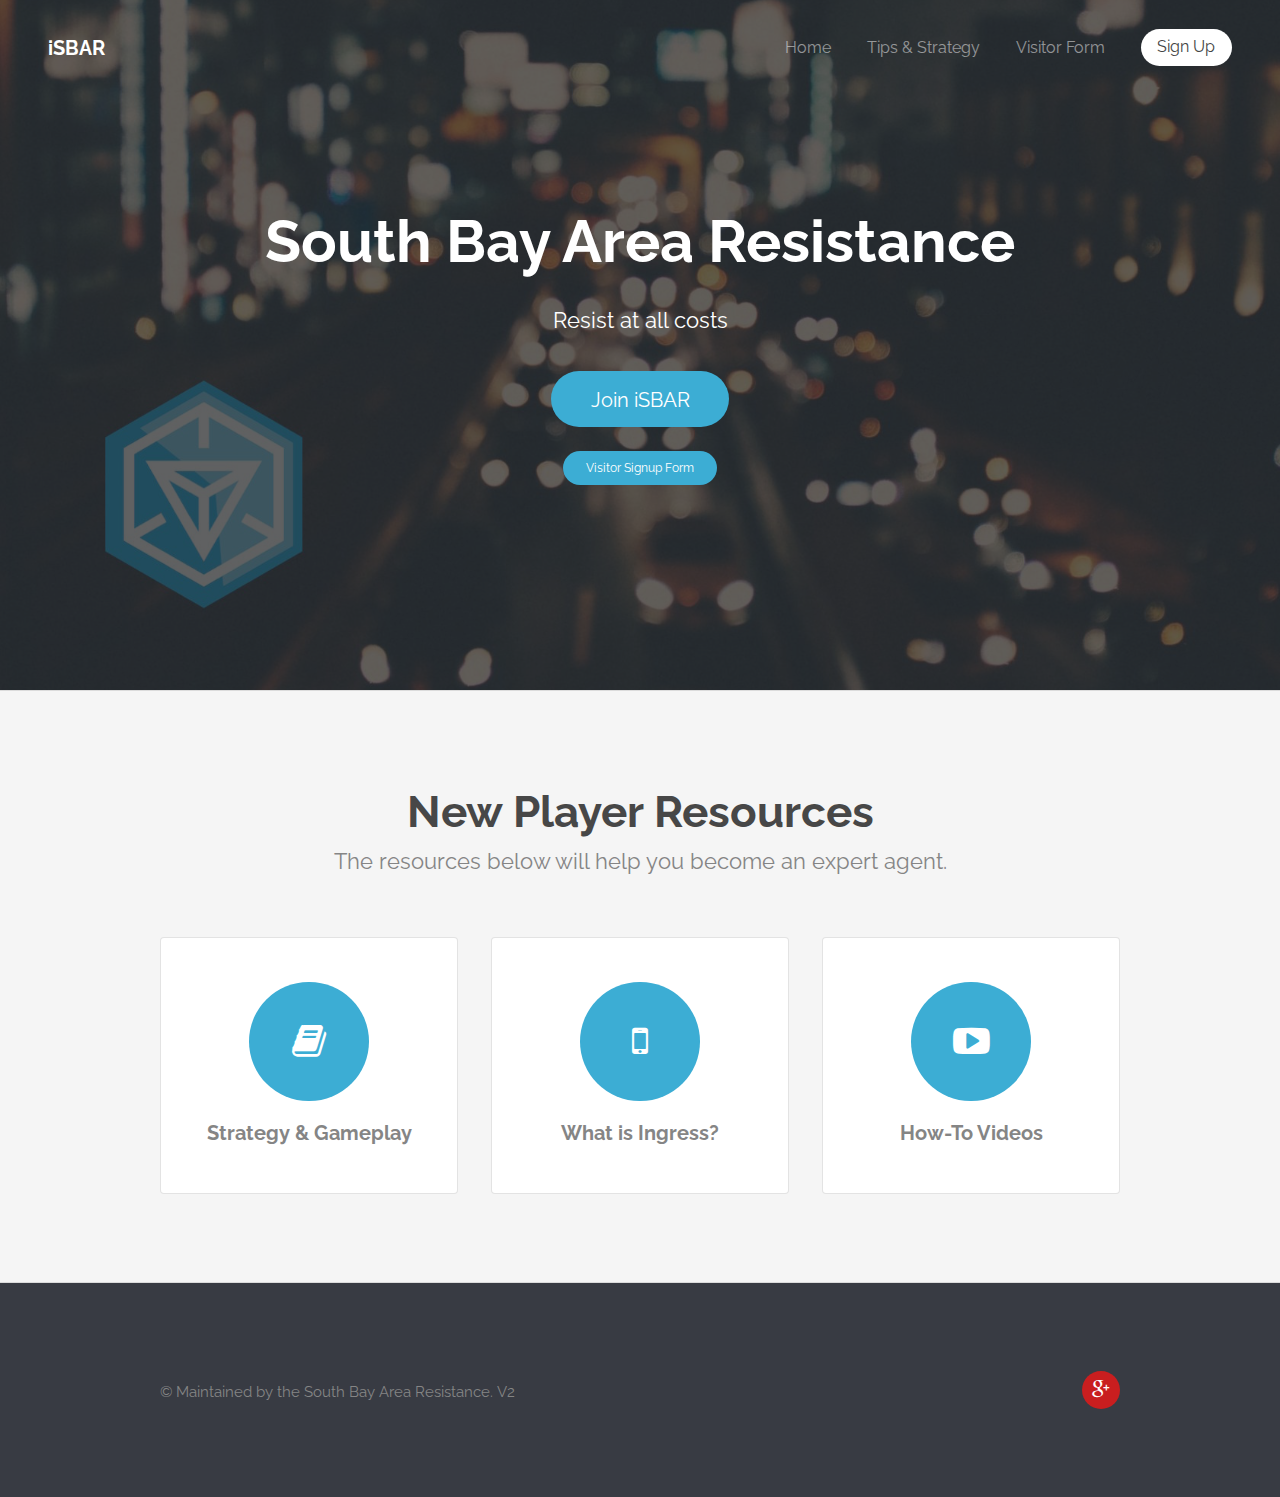
<file: isbar.org/index.html>
<!DOCTYPE html>
<!--
	Transit by TEMPLATED
	templated.co @templatedco
	Released for free under the Creative Commons Attribution 3.0 license (templated.co/license)
-->
<html lang="en">
	<head>
		<meta charset="UTF-8">
		<title>iSBAR - Ingress South Bay Area Resistance</title>
		<meta http-equiv="content-type" content="text/html; charset=utf-8" />
		<meta name="description" content="Ingress South Bay Area Resistance" />
		<meta name="keywords" content="ingress, isbar, south bay, resists, resistance" />
		<!--[if lte IE 8]><script src="js/html5shiv.js"></script><![endif]-->
		<script src="js/jquery.min.js"></script>
		<script src="js/skel.min.js"></script>
		<script src="js/skel-layers.min.js"></script>
		<script src="js/init.js"></script>
		<noscript>
			<link rel="stylesheet" href="css/skel.css" />
			<link rel="stylesheet" href="css/style.css" />
			<link rel="stylesheet" href="css/style-xlarge.css" />
		</noscript>
		<script>
	  (function(i,s,o,g,r,a,m){i['GoogleAnalyticsObject']=r;i[r]=i[r]||function(){
	  (i[r].q=i[r].q||[]).push(arguments)},i[r].l=1*new Date();a=s.createElement(o),
	  m=s.getElementsByTagName(o)[0];a.async=1;a.src=g;m.parentNode.insertBefore(a,m)
	  })(window,document,'script','//www.google-analytics.com/analytics.js','ga');

	  ga('create', 'UA-37744252-2', 'auto');
	  ga('send', 'pageview');

	</script>
	</head>
	<body class="landing">

		<!-- Header -->
			<header id="header">
				<h1><a href="index.html">iSBAR</a></h1>
				<nav id="nav">
					<ul>
						<li><a href="index.html">Home</a></li>
						<li><a href="http://smurf.help">Tips & Strategy</a></li>
						<li><a href="http://goo.gl/11ys4e">Visitor Form</a></li>
						<li><a href="http://bit.ly/joinisbar" class="button special">Sign Up</a></li>
					</ul>
				</nav>
			</header>

		<!-- Banner -->
			<section id="banner">
				<h2>South Bay Area Resistance</h2>
				<p>Resist at all costs</p>
				<ul class="actions">
					<li>
						<a href="http://bit.ly/joinisbar" class="button big">Join iSBAR</a>
						<br>
						<br>
						<a href="http://goo.gl/11ys4e" class="button small">Visitor Signup Form</a>
					</li>
				</ul>
			</section>

		<!-- One -->
			<section id="one" class="wrapper style1 special">
				<div class="container">
					<header class="major">
						<h2>New Player Resources</h2>
						<p>The resources below will help you become an expert agent.</p>
					</header>
					<div class="row 150%">
						<div class="4u 12u$(medium)">
							<section class="box">
								<i class="icon big rounded color1 fa-book"></i>
								<h3><a href="http://sfbay.resists.org/help/">Strategy & Gameplay </a></h3>
							</section>
						</div>
						<div class="4u 12u$(medium)">
							<section class="box">
								<i class="icon big rounded color1 fa-mobile"></i>
								<h3><a href="https://www.ingress.com">What is Ingress?</a></h3>
							</section>
						</div>
						<div class="4u$ 12u$(medium)">
							<section class="box">
								<i class="icon big rounded color1 fa-youtube-play"></i>
								<h3><a href="https://www.youtube.com/playlist?list=PLDEUWItbkQ5_z4i_FBLfjEGOz9uyFZE4c">How-To Videos</a></h3>
							</section>
						</div>
					</div>
				</div>
			</section>

		<!-- Footer -->
			<footer id="footer">
				<div class="container">

					<div class="row">
						<div class="8u 12u$(medium)">
							<ul class="copyright">
								<li>&copy; Maintained by the South Bay Area Resistance. V2</li>
							</ul>
						</div>
						<div class="4u$ 12u$(medium)">
							<ul class="icons">
								<li>
									<a href="https://plus.google.com/u/0/107868808402938852933/about" class="icon rounded fa-google-plus"><span class="label">Google+</span></a>
								</li>
							</ul>
						</div>
					</div>
				</div>
			</footer>

	</body>
</html>
</file>
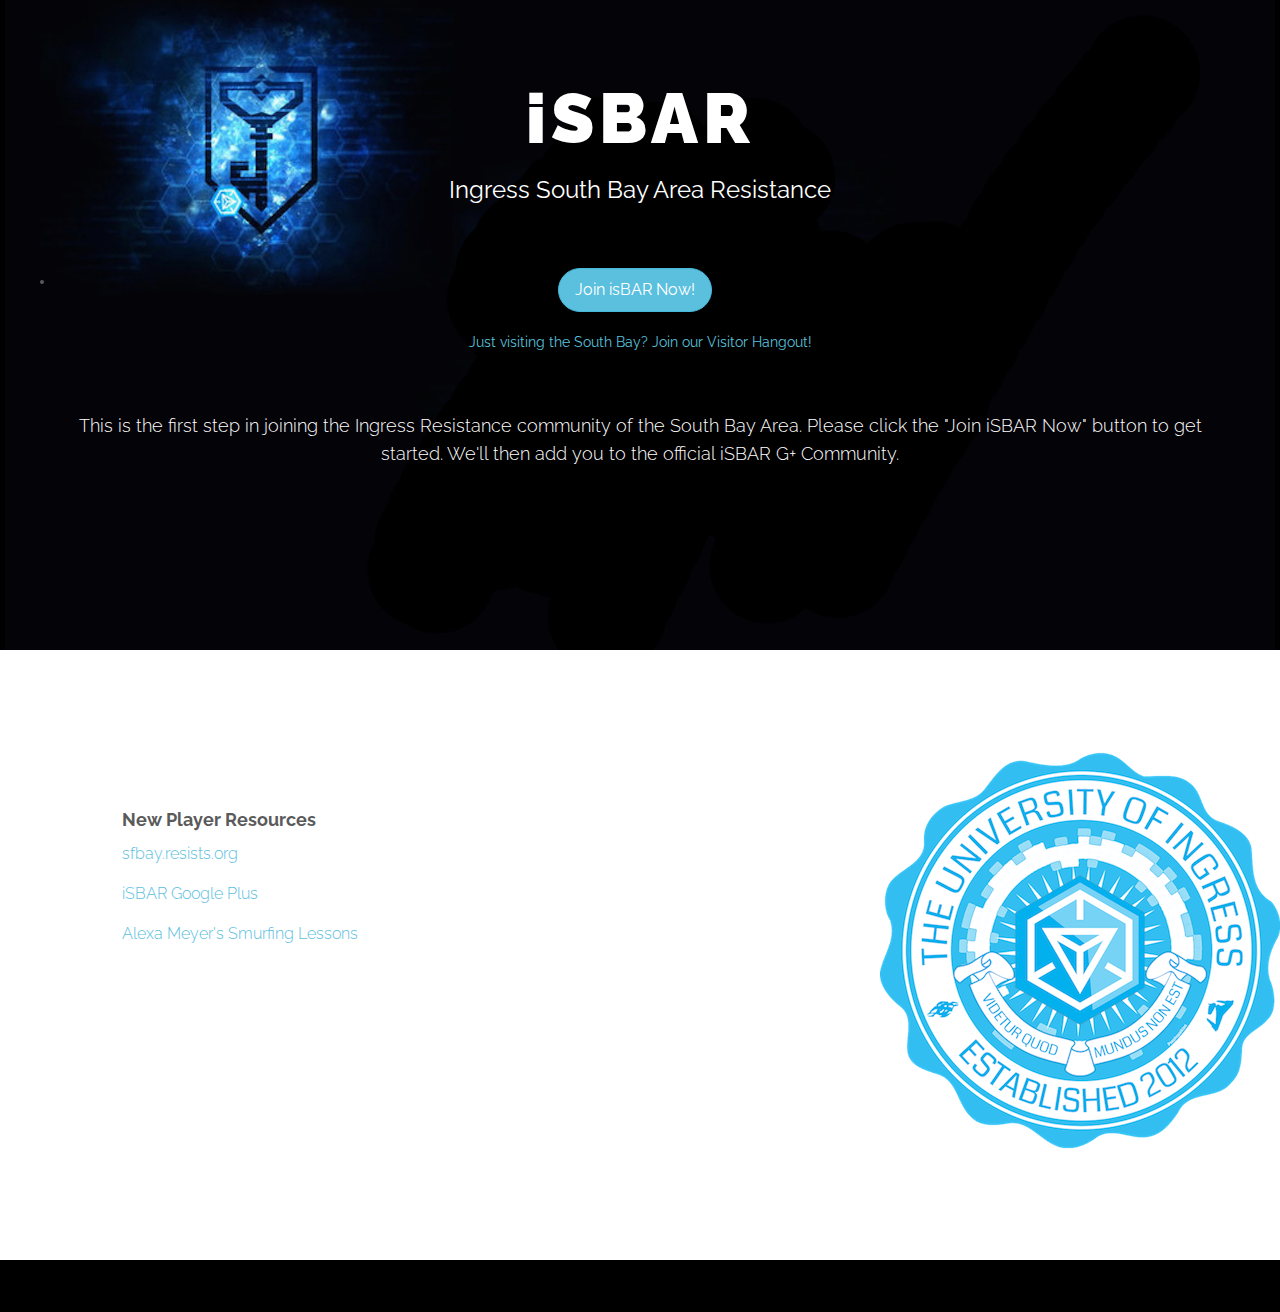
<file: isbar.org/v1/index.html>
<!DOCTYPE html>
<html lang="en">
  <head>
    <meta charset="utf-8">
    <meta http-equiv="X-UA-Compatible" content="IE=edge">
    <meta name="viewport" content="width=device-width, initial-scale=1">
    <meta name="description" content="">
    <meta name="author" content="">
    <link rel="icon" href="assets/img/favicon.ico">

    <title>iSBAR - Ingress South Bay Area Resistance</title>

    <!-- Bootstrap core CSS -->
    <link href="assets/css/bootstrap.css" rel="stylesheet">

    <!-- Custom styles for this template -->
    <link href="assets/css/custom-animations.css" rel="stylesheet">
    <link href="assets/css/style.css" rel="stylesheet">


    <!-- IE10 viewport hack for Surface/desktop Windows 8 bug -->
    <script src="assets/js/ie10-viewport-bug-workaround.js"></script>

    <!-- HTML5 shim and Respond.js IE8 support of HTML5 elements and media queries -->
    <!--[if lt IE 9]>
      <script src="https://oss.maxcdn.com/html5shiv/3.7.2/html5shiv.min.js"></script>
      <script src="https://oss.maxcdn.com/respond/1.4.2/respond.min.js"></script>
    <![endif]-->
    <script>
    (function(i,s,o,g,r,a,m){i['GoogleAnalyticsObject']=r;i[r]=i[r]||function(){
    (i[r].q=i[r].q||[]).push(arguments)},i[r].l=1*new Date();a=s.createElement(o),
    m=s.getElementsByTagName(o)[0];a.async=1;a.src=g;m.parentNode.insertBefore(a,m)
    })(window,document,'script','//www.google-analytics.com/analytics.js','ga');

    ga('create', 'UA-37744252-2', 'auto');
    ga('send', 'pageview');

    </script>
  </head>

  <body>

	<! -- ********** HEADER ********** -->
	<div id="h">
		<div class="container">
			<div class="row">
			    <div class="col-md-10 col-md-offset-1 mt">
			    	<h1>iSBAR</h3>
			    	<h3 class="mb">Ingress South Bay Area Resistance</h1>
			    </div>
          <li><a href="http://bit.ly/joinisbar"<button class="btn btn-lg btn-info btn-register">Join isBAR Now!</button></a></li>
          <br>
          <a href="http://goo.gl/11ys4e">Just visiting the South Bay? Join our Visitor Hangout!</a>
          <div class="col-md-12 mt hidden-xs">
          <p>
              This is the first step in joining the Ingress Resistance community of the South Bay Area. Please click the "Join iSBAR Now" button to get started. We'll then add you to the official iSBAR G+ Community.
          </p>
			    </div>
			</div>
		</div><! --/container -->
	</div><! --/h -->

	<! -- ********** FIRST ********** -->
  <div id="w">
    <div class="row nopadding">
      <div class="col-md-5 col-md-offset-1 mt">
				<h4>New Player Resources</h4>
				<p><a href= "http://sfbay.resists.org">sfbay.resists.org</a></p>
        <p><a href="https://plus.google.com/u/0/107868808402938852933/about">iSBAR Google Plus</a></p>
        <p><a href="https://plus.google.com/+AlexaMayer/posts/YgRjQjP8brS">Alexa Meyer's Smurfing Lessons</a></p>
			</div>
      <div class="col-md-6 pull-right">
				<img src="assets/img/shot01.png" class="img-responsive alignright" alt="" data-effect="slide-right">
			</div>
		</div><! --/row -->
	</div><! --/container -->

	<! -- ********** CREDITS ********** -->
	<div id="c">
		<div class="container">
			<div class="row">
				<div class="col-md-6 col-md-offset-3 centered">
					<p></p>
				</div>
			</div>
		</div><! --/container -->
	</div><! --/C -->

    <!-- Bootstrap core JavaScript
    ================================================== -->
    <!-- Placed at the end of the document so the pages load faster -->
    <script src="assets/js/jquery.min.js"></script>
    <script src="assets/js/bootstrap.min.js"></script>
    <script src="assets/js/retina-1.1.0.js"></script>
    <script src="assets/js/jquery.unveilEffects.js"></script>
  </body>
</html>
</file>
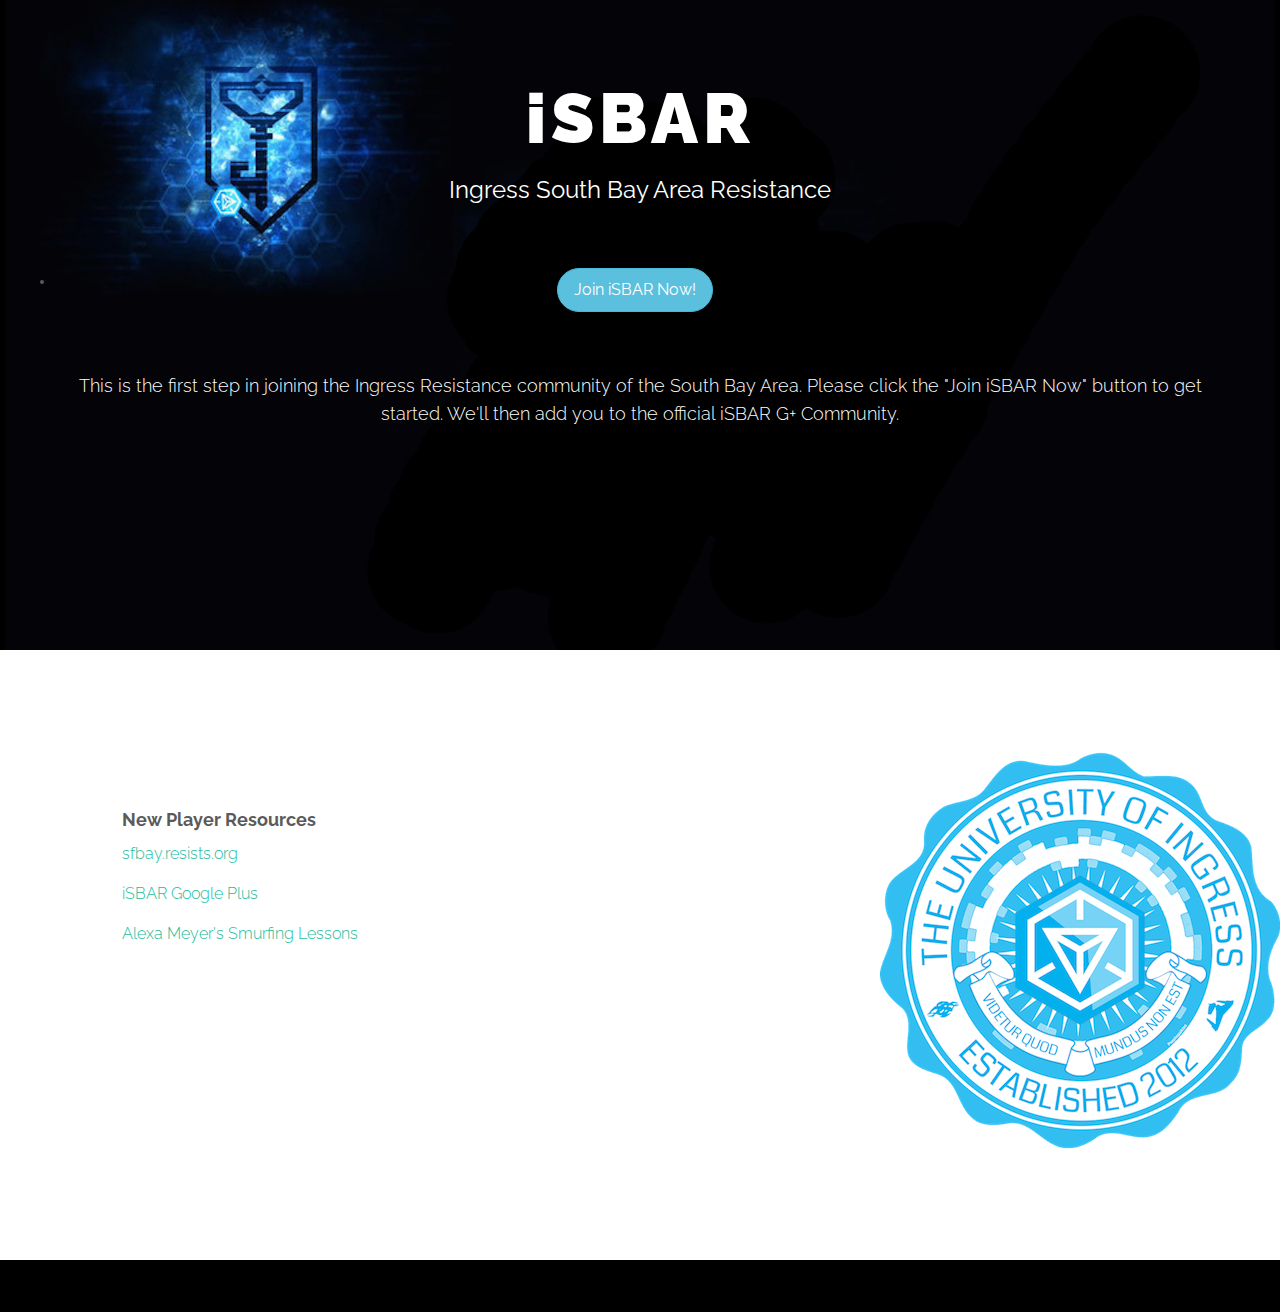
<file: isbar.org/v1/old/index.html>
<!DOCTYPE html>
<html lang="en">
  <head>
    <meta charset="utf-8">
    <meta http-equiv="X-UA-Compatible" content="IE=edge">
    <meta name="viewport" content="width=device-width, initial-scale=1">
    <meta name="description" content="">
    <meta name="author" content="">
    <link rel="icon" href="assets/img/favicon.ico">

    <title>iSBAR - Ingress South Bay Area Resistance</title>

    <!-- Bootstrap core CSS -->
    <link href="assets/css/bootstrap.css" rel="stylesheet">

    <!-- Custom styles for this template -->
    <link href="assets/css/custom-animations.css" rel="stylesheet">
    <link href="assets/css/style.css" rel="stylesheet">


    <!-- IE10 viewport hack for Surface/desktop Windows 8 bug -->
    <script src="assets/js/ie10-viewport-bug-workaround.js"></script>

    <!-- HTML5 shim and Respond.js IE8 support of HTML5 elements and media queries -->
    <!--[if lt IE 9]>
      <script src="https://oss.maxcdn.com/html5shiv/3.7.2/html5shiv.min.js"></script>
      <script src="https://oss.maxcdn.com/respond/1.4.2/respond.min.js"></script>
    <![endif]-->
    <script>
    (function(i,s,o,g,r,a,m){i['GoogleAnalyticsObject']=r;i[r]=i[r]||function(){
    (i[r].q=i[r].q||[]).push(arguments)},i[r].l=1*new Date();a=s.createElement(o),
    m=s.getElementsByTagName(o)[0];a.async=1;a.src=g;m.parentNode.insertBefore(a,m)
    })(window,document,'script','//www.google-analytics.com/analytics.js','ga');

    ga('create', 'UA-37744252-2', 'auto');
    ga('send', 'pageview');

    </script>
  </head>

  <body>

	<! -- ********** HEADER ********** -->
	<div id="h">
		<div class="container">
			<div class="row">
			    <div class="col-md-10 col-md-offset-1 mt">
			    	<h1>iSBAR</h3>
			    	<h3 class="mb">Ingress South Bay Area Resistance</h1>
			    </div>
          <li><a href="http://bit.ly/joinisbar"<button class="btn btn-lg btn-info btn-register">Join iSBAR Now!</button></a></li>
			    <div class="col-md-12 mt hidden-xs">
			    	<p>
              This is the first step in joining the Ingress Resistance community of the South Bay Area. Please click the "Join iSBAR Now" button to get started. We'll then add you to the official iSBAR G+ Community.
            </p>
			    </div>
			</div>
		</div><! --/container -->
	</div><! --/h -->

	<! -- ********** FIRST ********** -->
  <div id="w">
    <div class="row nopadding">
      <div class="col-md-5 col-md-offset-1 mt">
				<h4>New Player Resources</h4>
				<p><a href= "http://sfbay.resists.org">sfbay.resists.org</a></p>
        <p><a href="https://plus.google.com/u/0/107868808402938852933/about">iSBAR Google Plus</a></p>
        <p><a href="https://plus.google.com/+AlexaMayer/posts/YgRjQjP8brS">Alexa Meyer's Smurfing Lessons</a></p>
			</div>
      <div class="col-md-6 pull-right">
				<img src="assets/img/shot01.png" class="img-responsive alignright" alt="" data-effect="slide-right">
			</div>
		</div><! --/row -->
	</div><! --/container -->

	<! -- ********** CREDITS ********** -->
	<div id="c">
		<div class="container">
			<div class="row">
				<div class="col-md-6 col-md-offset-3 centered">
					<p></p>
				</div>
			</div>
		</div><! --/container -->
	</div><! --/C -->

    <!-- Bootstrap core JavaScript
    ================================================== -->
    <!-- Placed at the end of the document so the pages load faster -->
    <script src="assets/js/jquery.min.js"></script>
    <script src="assets/js/bootstrap.min.js"></script>
    <script src="assets/js/retina-1.1.0.js"></script>
    <script src="assets/js/jquery.unveilEffects.js"></script>
  </body>
</html>
</file>
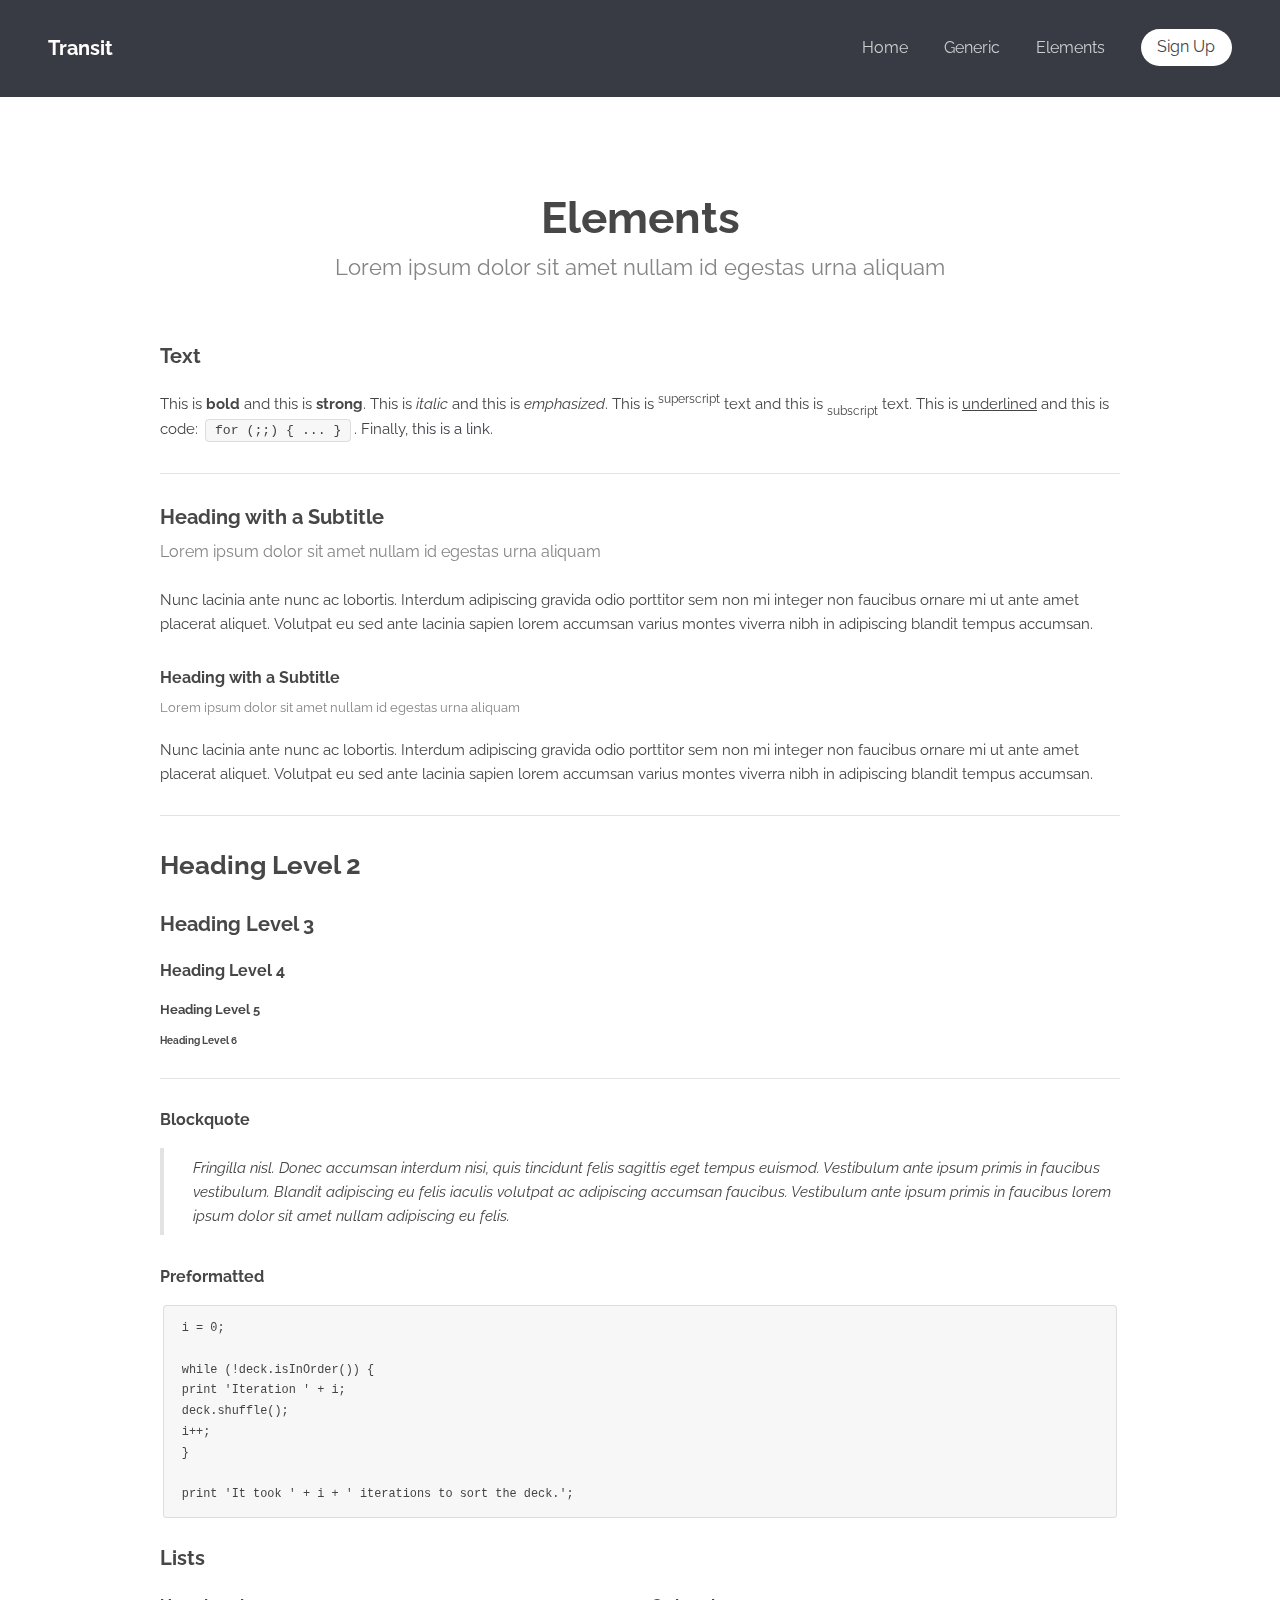
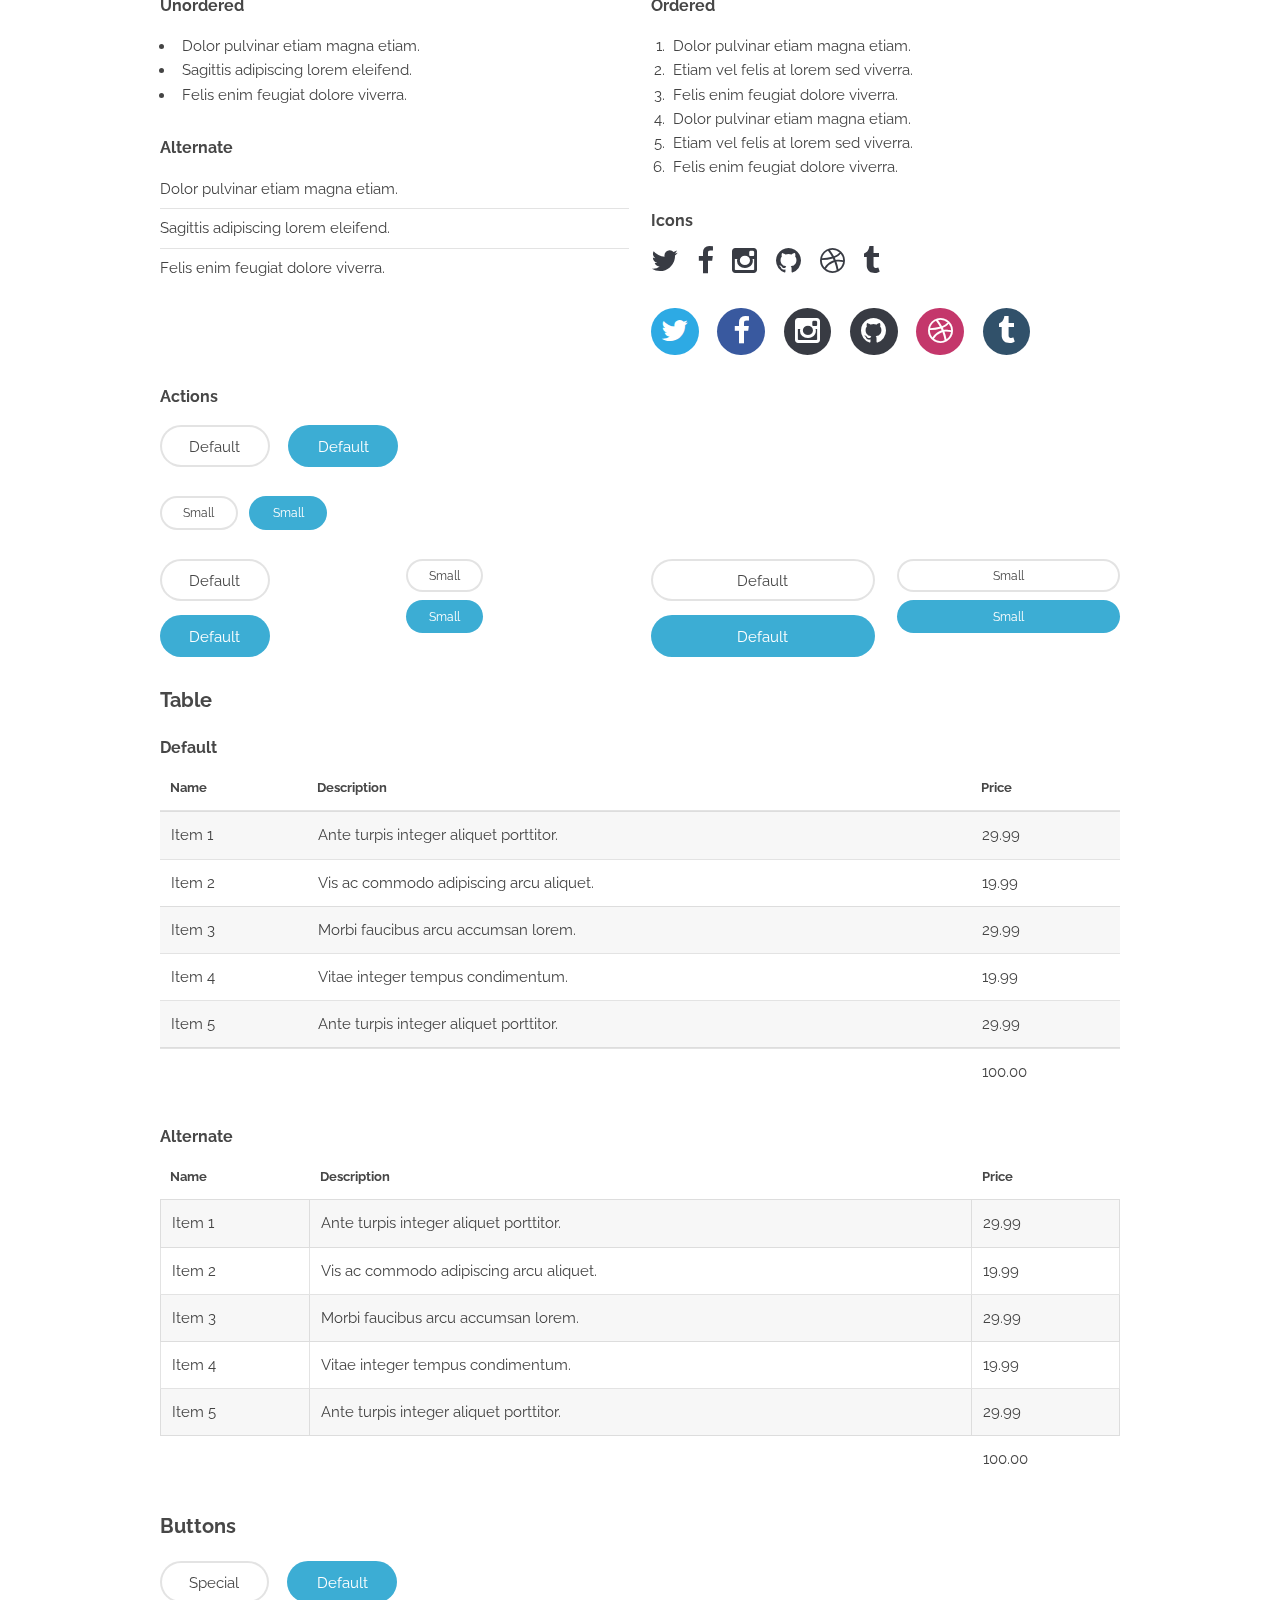
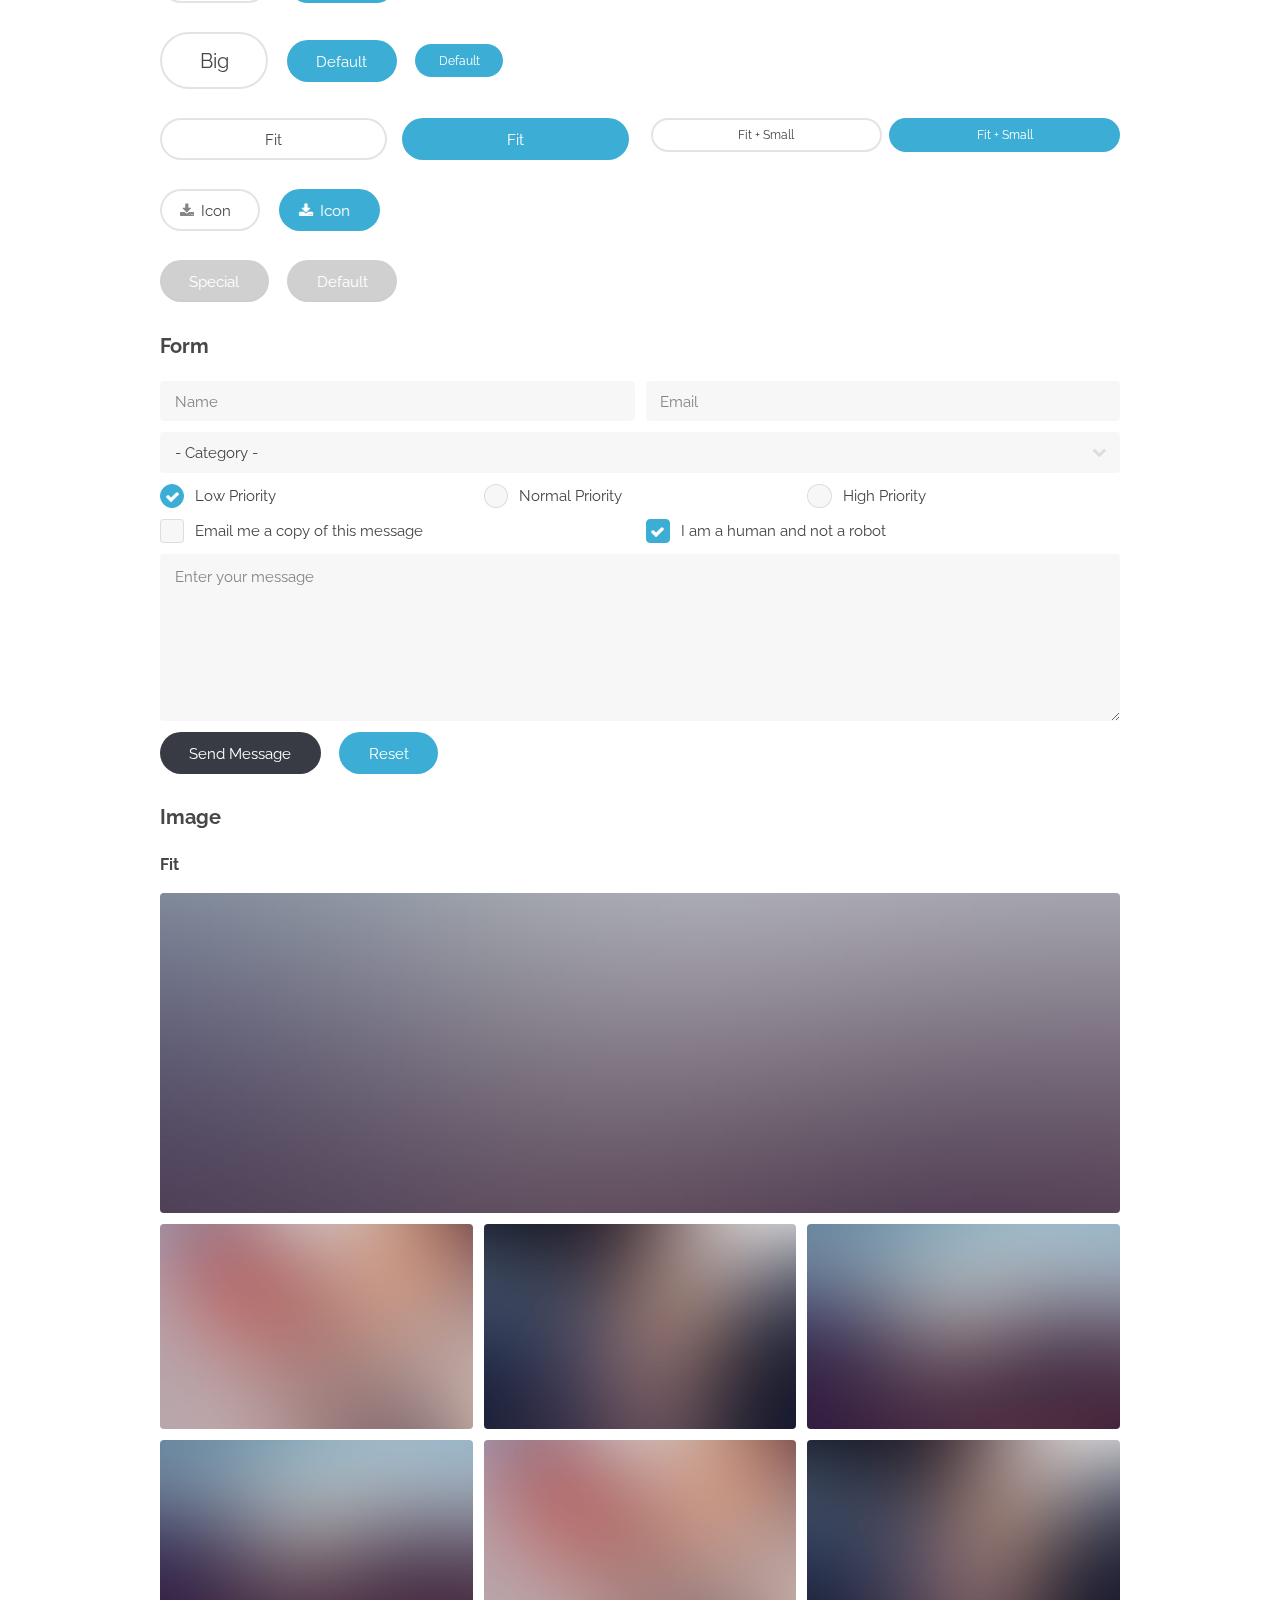
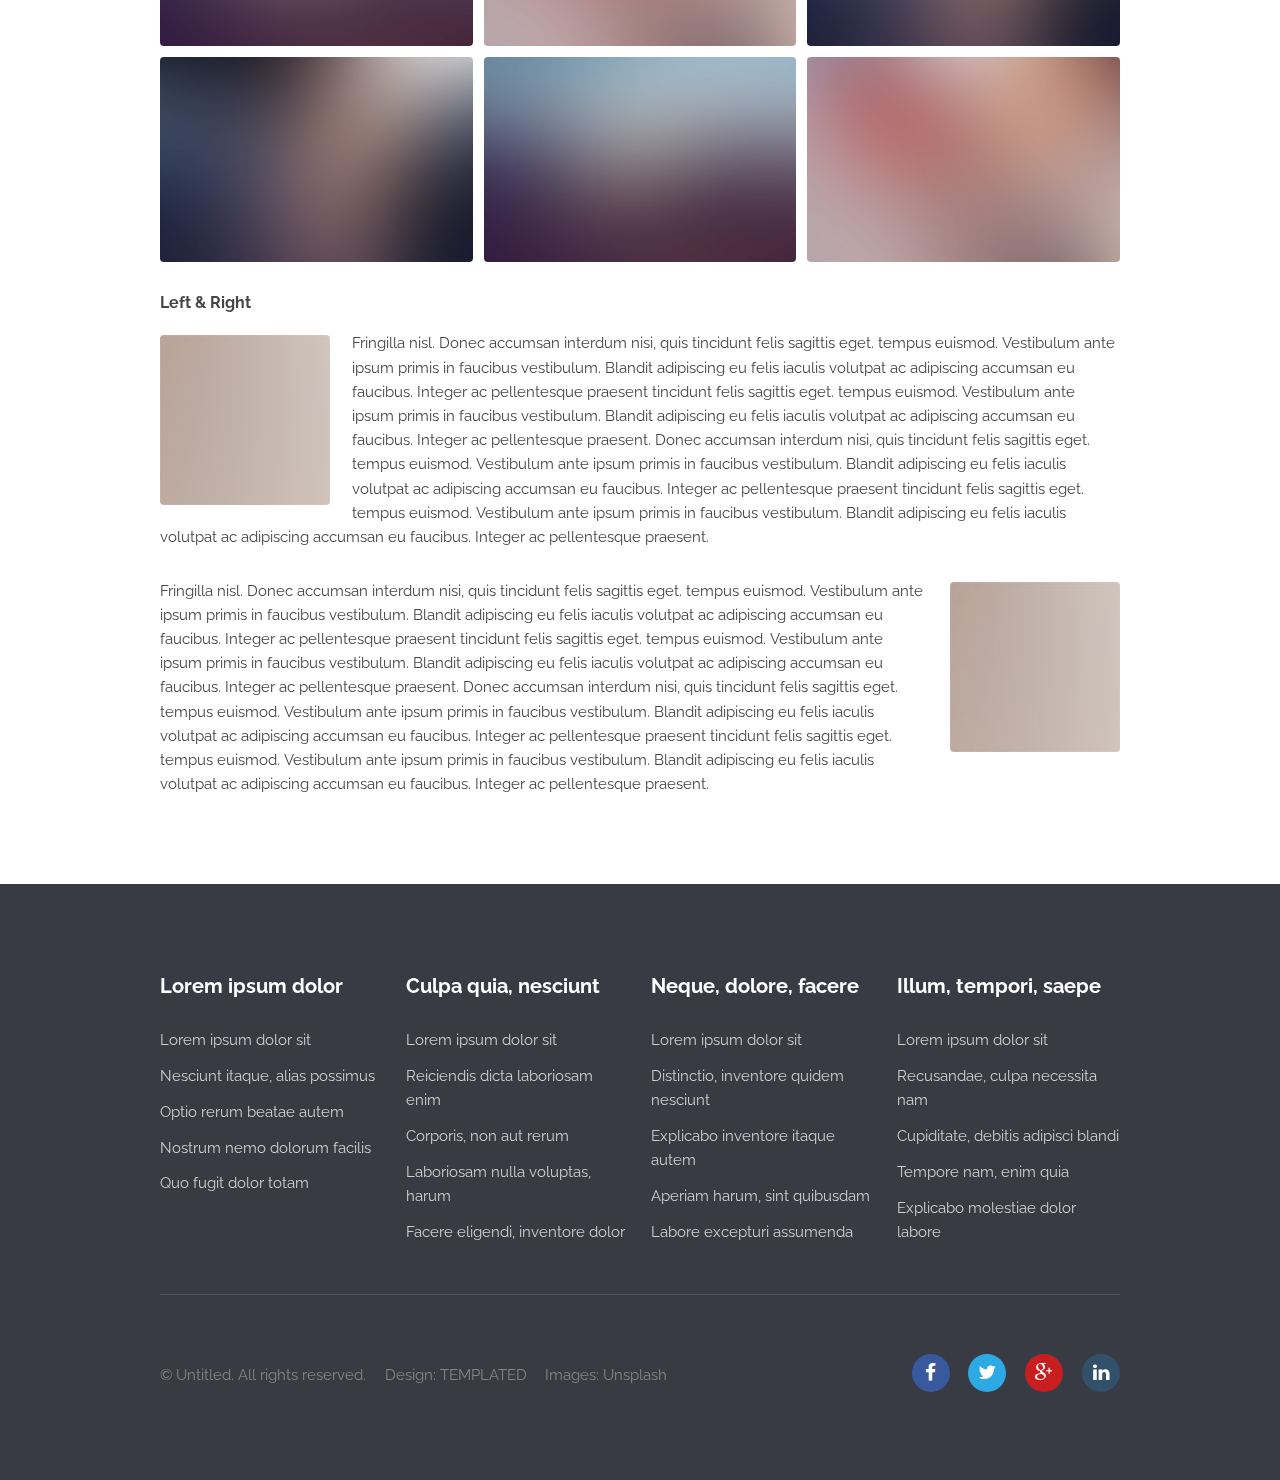
<file: isbar.org/elements.html>
<!DOCTYPE html>
<!--
	Transit by TEMPLATED
	templated.co @templatedco
	Released for free under the Creative Commons Attribution 3.0 license (templated.co/license)
-->
<html lang="en">
	<head>
		<meta charset="UTF-8">
		<title>Elements - Transit by TEMPLATED</title>
		<meta http-equiv="content-type" content="text/html; charset=utf-8" />
		<meta name="description" content="" />
		<meta name="keywords" content="" />
		<!--[if lte IE 8]><script src="js/html5shiv.js"></script><![endif]-->
		<script src="js/jquery.min.js"></script>
		<script src="js/skel.min.js"></script>
		<script src="js/skel-layers.min.js"></script>
		<script src="js/init.js"></script>
		<noscript>
			<link rel="stylesheet" href="css/skel.css" />
			<link rel="stylesheet" href="css/style.css" />
			<link rel="stylesheet" href="css/style-xlarge.css" />
		</noscript>
	</head>
	<body>

		<!-- Header -->
			<header id="header">
				<h1><a href="index.html">Transit</a></h1>
				<nav id="nav">
					<ul>
						<li><a href="index.html">Home</a></li>
						<li><a href="generic.html">Generic</a></li>
						<li><a href="elements.html">Elements</a></li>
						<li><a href="#" class="button special">Sign Up</a></li>
					</ul>
				</nav>
			</header>

		<!-- Main -->
			<section id="main" class="wrapper">
				<div class="container">

					<header class="major">
						<h2>Elements</h2>
						<p>Lorem ipsum dolor sit amet nullam id egestas urna aliquam</p>
					</header>

					<!-- Text -->
						<section>
							<h3>Text</h3>
							<p>This is <b>bold</b> and this is <strong>strong</strong>. This is <i>italic</i> and this is <em>emphasized</em>.
							This is <sup>superscript</sup> text and this is <sub>subscript</sub> text.
							This is <u>underlined</u> and this is code: <code>for (;;) { ... }</code>. Finally, <a href="#">this is a link</a>.</p>

							<hr />

							<header>
								<h3>Heading with a Subtitle</h3>
								<p>Lorem ipsum dolor sit amet nullam id egestas urna aliquam</p>
							</header>
							<p>Nunc lacinia ante nunc ac lobortis. Interdum adipiscing gravida odio porttitor sem non mi integer non faucibus ornare mi ut ante amet placerat aliquet. Volutpat eu sed ante lacinia sapien lorem accumsan varius montes viverra nibh in adipiscing blandit tempus accumsan.</p>
							<header>
								<h4>Heading with a Subtitle</h4>
								<p>Lorem ipsum dolor sit amet nullam id egestas urna aliquam</p>
							</header>
							<p>Nunc lacinia ante nunc ac lobortis. Interdum adipiscing gravida odio porttitor sem non mi integer non faucibus ornare mi ut ante amet placerat aliquet. Volutpat eu sed ante lacinia sapien lorem accumsan varius montes viverra nibh in adipiscing blandit tempus accumsan.</p>

							<hr />

							<h2>Heading Level 2</h2>
							<h3>Heading Level 3</h3>
							<h4>Heading Level 4</h4>
							<h5>Heading Level 5</h5>
							<h6>Heading Level 6</h6>

							<hr />

							<h4>Blockquote</h4>
							<blockquote>Fringilla nisl. Donec accumsan interdum nisi, quis tincidunt felis sagittis eget tempus euismod. Vestibulum ante ipsum primis in faucibus vestibulum. Blandit adipiscing eu felis iaculis volutpat ac adipiscing accumsan faucibus. Vestibulum ante ipsum primis in faucibus lorem ipsum dolor sit amet nullam adipiscing eu felis.</blockquote>

							<h4>Preformatted</h4>
							<pre><code>i = 0;

while (!deck.isInOrder()) {
print 'Iteration ' + i;
deck.shuffle();
i++;
}

print 'It took ' + i + ' iterations to sort the deck.';</code></pre>
						</section>

					<!-- Lists -->
						<section>
							<h3>Lists</h3>
							<div class="row">
								<div class="6u 12u(3)">

									<h4>Unordered</h4>
									<ul>
										<li>Dolor pulvinar etiam magna etiam.</li>
										<li>Sagittis adipiscing lorem eleifend.</li>
										<li>Felis enim feugiat dolore viverra.</li>
									</ul>

									<h4>Alternate</h4>
									<ul class="alt">
										<li>Dolor pulvinar etiam magna etiam.</li>
										<li>Sagittis adipiscing lorem eleifend.</li>
										<li>Felis enim feugiat dolore viverra.</li>
									</ul>

								</div>
								<div class="6u 12u(3)">

									<h4>Ordered</h4>
									<ol>
										<li>Dolor pulvinar etiam magna etiam.</li>
										<li>Etiam vel felis at lorem sed viverra.</li>
										<li>Felis enim feugiat dolore viverra.</li>
										<li>Dolor pulvinar etiam magna etiam.</li>
										<li>Etiam vel felis at lorem sed viverra.</li>
										<li>Felis enim feugiat dolore viverra.</li>
									</ol>

									<h4>Icons</h4>
									<ul class="icons">
										<li><a href="#" class="icon fa-twitter"><span class="label">Twitter</span></a></li>
										<li><a href="#" class="icon fa-facebook"><span class="label">Facebook</span></a></li>
										<li><a href="#" class="icon fa-instagram"><span class="label">Instagram</span></a></li>
										<li><a href="#" class="icon fa-github"><span class="label">Github</span></a></li>
										<li><a href="#" class="icon fa-dribbble"><span class="label">Dribbble</span></a></li>
										<li><a href="#" class="icon fa-tumblr"><span class="label">Tumblr</span></a></li>
									</ul>
									<ul class="icons">
										<li><a href="#" class="icon rounded fa-twitter"><span class="label">Twitter</span></a></li>
										<li><a href="#" class="icon rounded fa-facebook"><span class="label">Facebook</span></a></li>
										<li><a href="#" class="icon rounded fa-instagram"><span class="label">Instagram</span></a></li>
										<li><a href="#" class="icon rounded fa-github"><span class="label">Github</span></a></li>
										<li><a href="#" class="icon rounded fa-dribbble"><span class="label">Dribbble</span></a></li>
										<li><a href="#" class="icon rounded fa-tumblr"><span class="label">Tumblr</span></a></li>
									</ul>

								</div>
							</div>

							<h4>Actions</h4>
							<ul class="actions">
								<li><a href="#" class="button alt">Default</a></li>
								<li><a href="#" class="button">Default</a></li>
							</ul>
							<ul class="actions small">
								<li><a href="#" class="button alt small">Small</a></li>
								<li><a href="#" class="button small">Small</a></li>
							</ul>
							<div class="row">
								<div class="3u 6u(2) 12u$(3)">
									<ul class="actions vertical">
										<li><a href="#" class="button alt">Default</a></li>
										<li><a href="#" class="button">Default</a></li>
									</ul>
								</div>
								<div class="3u 6u$(2) 12u$(3)">
									<ul class="actions vertical small">
										<li><a href="#" class="button alt small">Small</a></li>
										<li><a href="#" class="button small">Small</a></li>
									</ul>
								</div>
								<div class="3u 6u(2) 12u$(3)">
									<ul class="actions vertical">
										<li><a href="#" class="button alt fit">Default</a></li>
										<li><a href="#" class="button fit">Default</a></li>
									</ul>
								</div>
								<div class="3u 6u$(2) 12u$(3)">
									<ul class="actions vertical small">
										<li><a href="#" class="button alt small fit">Small</a></li>
										<li><a href="#" class="button small fit">Small</a></li>
									</ul>
								</div>
							</div>
						</section>

					<!-- Table -->
						<section>
							<h3>Table</h3>
							<h4>Default</h4>
							<div class="table-wrapper">
								<table>
									<thead>
										<tr>
											<th>Name</th>
											<th>Description</th>
											<th>Price</th>
										</tr>
									</thead>
									<tbody>
										<tr>
											<td>Item 1</td>
											<td>Ante turpis integer aliquet porttitor.</td>
											<td>29.99</td>
										</tr>
										<tr>
											<td>Item 2</td>
											<td>Vis ac commodo adipiscing arcu aliquet.</td>
											<td>19.99</td>
										</tr>
										<tr>
											<td>Item 3</td>
											<td> Morbi faucibus arcu accumsan lorem.</td>
											<td>29.99</td>
										</tr>
										<tr>
											<td>Item 4</td>
											<td>Vitae integer tempus condimentum.</td>
											<td>19.99</td>
										</tr>
										<tr>
											<td>Item 5</td>
											<td>Ante turpis integer aliquet porttitor.</td>
											<td>29.99</td>
										</tr>
									</tbody>
									<tfoot>
										<tr>
											<td colspan="2"></td>
											<td>100.00</td>
										</tr>
									</tfoot>
								</table>
							</div>
							<h4>Alternate</h4>
							<div class="table-wrapper">
								<table class="alt">
									<thead>
										<tr>
											<th>Name</th>
											<th>Description</th>
											<th>Price</th>
										</tr>
									</thead>
									<tbody>
										<tr>
											<td>Item 1</td>
											<td>Ante turpis integer aliquet porttitor.</td>
											<td>29.99</td>
										</tr>
										<tr>
											<td>Item 2</td>
											<td>Vis ac commodo adipiscing arcu aliquet.</td>
											<td>19.99</td>
										</tr>
										<tr>
											<td>Item 3</td>
											<td> Morbi faucibus arcu accumsan lorem.</td>
											<td>29.99</td>
										</tr>
										<tr>
											<td>Item 4</td>
											<td>Vitae integer tempus condimentum.</td>
											<td>19.99</td>
										</tr>
										<tr>
											<td>Item 5</td>
											<td>Ante turpis integer aliquet porttitor.</td>
											<td>29.99</td>
										</tr>
									</tbody>
									<tfoot>
										<tr>
											<td colspan="2"></td>
											<td>100.00</td>
										</tr>
									</tfoot>
								</table>
							</div>
						</section>

					<!-- Buttons -->
						<section>
							<h3>Buttons</h3>
							<ul class="actions">
								<li><a href="#" class="button alt">Special</a></li>
								<li><a href="#" class="button">Default</a></li>
							</ul>
							<ul class="actions">
								<li><a href="#" class="button alt big">Big</a></li>
								<li><a href="#" class="button">Default</a></li>
								<li><a href="#" class="button small">Default</a></li>
							</ul>
							<div class="row">
								<div class="6u 12u$(3)">
									<ul class="actions fit">
										<li><a href="#" class="button alt fit">Fit</a></li>
										<li><a href="#" class="button fit">Fit</a></li>
									</ul>
								</div>
								<div class="6u$ 12u$(3)">
									<ul class="actions fit small">
										<li><a href="#" class="button alt fit small">Fit + Small</a></li>
										<li><a href="#" class="button fit small">Fit + Small</a></li>
									</ul>
								</div>
							</div>
							<ul class="actions">
								<li><a href="#" class="button alt icon fa-download">Icon</a></li>
								<li><a href="#" class="button icon fa-download">Icon</a></li>
							</ul>
							<ul class="actions">
								<li><span class="button alt disabled">Special</span></li>
								<li><span class="button disabled">Default</span></li>
							</ul>
						</section>

					<!-- Form -->
						<section>
							<h3>Form</h3>
							<form method="post" action="#">
								<div class="row uniform 50%">
									<div class="6u 12u$(4)">
										<input type="text" name="name" id="name" value="" placeholder="Name" />
									</div>
									<div class="6u$ 12u$(4)">
										<input type="email" name="email" id="email" value="" placeholder="Email" />
									</div>
									<div class="12u$">
										<div class="select-wrapper">
											<select name="category" id="category">
												<option value="">- Category -</option>
												<option value="1">Manufacturing</option>
												<option value="1">Shipping</option>
												<option value="1">Administration</option>
												<option value="1">Human Resources</option>
											</select>
										</div>
									</div>
									<div class="4u 12u$(3)">
										<input type="radio" id="priority-low" name="priority" checked>
										<label for="priority-low">Low Priority</label>
									</div>
									<div class="4u 12u$(3)">
										<input type="radio" id="priority-normal" name="priority">
										<label for="priority-normal">Normal Priority</label>
									</div>
									<div class="4u$ 12u$(3)">
										<input type="radio" id="priority-high" name="priority">
										<label for="priority-high">High Priority</label>
									</div>
									<div class="6u 12u$(3)">
										<input type="checkbox" id="copy" name="copy">
										<label for="copy">Email me a copy of this message</label>
									</div>
									<div class="6u$ 12u$(3)">
										<input type="checkbox" id="human" name="human" checked>
										<label for="human">I am a human and not a robot</label>
									</div>
									<div class="12u$">
										<textarea name="message" id="message" placeholder="Enter your message" rows="6"></textarea>
									</div>
									<div class="12u$">
										<ul class="actions">
											<li><input type="submit" value="Send Message" class="special" /></li>
											<li><input type="reset" value="Reset" /></li>
										</ul>
									</div>
								</div>
							</form>
						</section>

					<!-- Image -->
						<section>
							<h3>Image</h3>
							<h4>Fit</h4>
							<div class="box alt">
								<div class="row 50% uniform">
									<div class="12u$"><span class="image fit"><img src="images/pic07.jpg" alt="" /></span></div>
									<div class="4u"><span class="image fit"><img src="images/pic02.jpg" alt="" /></span></div>
									<div class="4u"><span class="image fit"><img src="images/pic03.jpg" alt="" /></span></div>
									<div class="4u$"><span class="image fit"><img src="images/pic04.jpg" alt="" /></span></div>
									<div class="4u"><span class="image fit"><img src="images/pic04.jpg" alt="" /></span></div>
									<div class="4u"><span class="image fit"><img src="images/pic02.jpg" alt="" /></span></div>
									<div class="4u$"><span class="image fit"><img src="images/pic03.jpg" alt="" /></span></div>
									<div class="4u"><span class="image fit"><img src="images/pic03.jpg" alt="" /></span></div>
									<div class="4u"><span class="image fit"><img src="images/pic04.jpg" alt="" /></span></div>
									<div class="4u$"><span class="image fit"><img src="images/pic02.jpg" alt="" /></span></div>
								</div>
							</div>

							<h4>Left &amp; Right</h4>
							<p><span class="image left"><img src="images/pic08.jpg" alt="" /></span>Fringilla nisl. Donec accumsan interdum nisi, quis tincidunt felis sagittis eget. tempus euismod. Vestibulum ante ipsum primis in faucibus vestibulum. Blandit adipiscing eu felis iaculis volutpat ac adipiscing accumsan eu faucibus. Integer ac pellentesque praesent tincidunt felis sagittis eget. tempus euismod. Vestibulum ante ipsum primis in faucibus vestibulum. Blandit adipiscing eu felis iaculis volutpat ac adipiscing accumsan eu faucibus. Integer ac pellentesque praesent. Donec accumsan interdum nisi, quis tincidunt felis sagittis eget. tempus euismod. Vestibulum ante ipsum primis in faucibus vestibulum. Blandit adipiscing eu felis iaculis volutpat ac adipiscing accumsan eu faucibus. Integer ac pellentesque praesent tincidunt felis sagittis eget. tempus euismod. Vestibulum ante ipsum primis in faucibus vestibulum. Blandit adipiscing eu felis iaculis volutpat ac adipiscing accumsan eu faucibus. Integer ac pellentesque praesent.</p>
							<p><span class="image right"><img src="images/pic08.jpg" alt="" /></span>Fringilla nisl. Donec accumsan interdum nisi, quis tincidunt felis sagittis eget. tempus euismod. Vestibulum ante ipsum primis in faucibus vestibulum. Blandit adipiscing eu felis iaculis volutpat ac adipiscing accumsan eu faucibus. Integer ac pellentesque praesent tincidunt felis sagittis eget. tempus euismod. Vestibulum ante ipsum primis in faucibus vestibulum. Blandit adipiscing eu felis iaculis volutpat ac adipiscing accumsan eu faucibus. Integer ac pellentesque praesent. Donec accumsan interdum nisi, quis tincidunt felis sagittis eget. tempus euismod. Vestibulum ante ipsum primis in faucibus vestibulum. Blandit adipiscing eu felis iaculis volutpat ac adipiscing accumsan eu faucibus. Integer ac pellentesque praesent tincidunt felis sagittis eget. tempus euismod. Vestibulum ante ipsum primis in faucibus vestibulum. Blandit adipiscing eu felis iaculis volutpat ac adipiscing accumsan eu faucibus. Integer ac pellentesque praesent.</p>
						</section>

				</div>
			</section>

		<!-- Footer -->
			<footer id="footer">
				<div class="container">
					<section class="links">
						<div class="row">
							<section class="3u 6u(medium) 12u$(small)">
								<h3>Lorem ipsum dolor</h3>
								<ul class="unstyled">
									<li><a href="#">Lorem ipsum dolor sit</a></li>
									<li><a href="#">Nesciunt itaque, alias possimus</a></li>
									<li><a href="#">Optio rerum beatae autem</a></li>
									<li><a href="#">Nostrum nemo dolorum facilis</a></li>
									<li><a href="#">Quo fugit dolor totam</a></li>
								</ul>
							</section>
							<section class="3u 6u$(medium) 12u$(small)">
								<h3>Culpa quia, nesciunt</h3>
								<ul class="unstyled">
									<li><a href="#">Lorem ipsum dolor sit</a></li>
									<li><a href="#">Reiciendis dicta laboriosam enim</a></li>
									<li><a href="#">Corporis, non aut rerum</a></li>
									<li><a href="#">Laboriosam nulla voluptas, harum</a></li>
									<li><a href="#">Facere eligendi, inventore dolor</a></li>
								</ul>
							</section>
							<section class="3u 6u(medium) 12u$(small)">
								<h3>Neque, dolore, facere</h3>
								<ul class="unstyled">
									<li><a href="#">Lorem ipsum dolor sit</a></li>
									<li><a href="#">Distinctio, inventore quidem nesciunt</a></li>
									<li><a href="#">Explicabo inventore itaque autem</a></li>
									<li><a href="#">Aperiam harum, sint quibusdam</a></li>
									<li><a href="#">Labore excepturi assumenda</a></li>
								</ul>
							</section>
							<section class="3u$ 6u$(medium) 12u$(small)">
								<h3>Illum, tempori, saepe</h3>
								<ul class="unstyled">
									<li><a href="#">Lorem ipsum dolor sit</a></li>
									<li><a href="#">Recusandae, culpa necessita nam</a></li>
									<li><a href="#">Cupiditate, debitis adipisci blandi</a></li>
									<li><a href="#">Tempore nam, enim quia</a></li>
									<li><a href="#">Explicabo molestiae dolor labore</a></li>
								</ul>
							</section>
						</div>
					</section>
					<div class="row">
						<div class="8u 12u$(medium)">
							<ul class="copyright">
								<li>&copy; Untitled. All rights reserved.</li>
								<li>Design: <a href="http://templated.co">TEMPLATED</a></li>
								<li>Images: <a href="http://unsplash.com">Unsplash</a></li>
							</ul>
						</div>
						<div class="4u$ 12u$(medium)">
							<ul class="icons">
								<li>
									<a class="icon rounded fa-facebook"><span class="label">Facebook</span></a>
								</li>
								<li>
									<a class="icon rounded fa-twitter"><span class="label">Twitter</span></a>
								</li>
								<li>
									<a class="icon rounded fa-google-plus"><span class="label">Google+</span></a>
								</li>
								<li>
									<a class="icon rounded fa-linkedin"><span class="label">LinkedIn</span></a>
								</li>
							</ul>
						</div>
					</div>
				</div>
			</footer>

	</body>
</html>
</file>
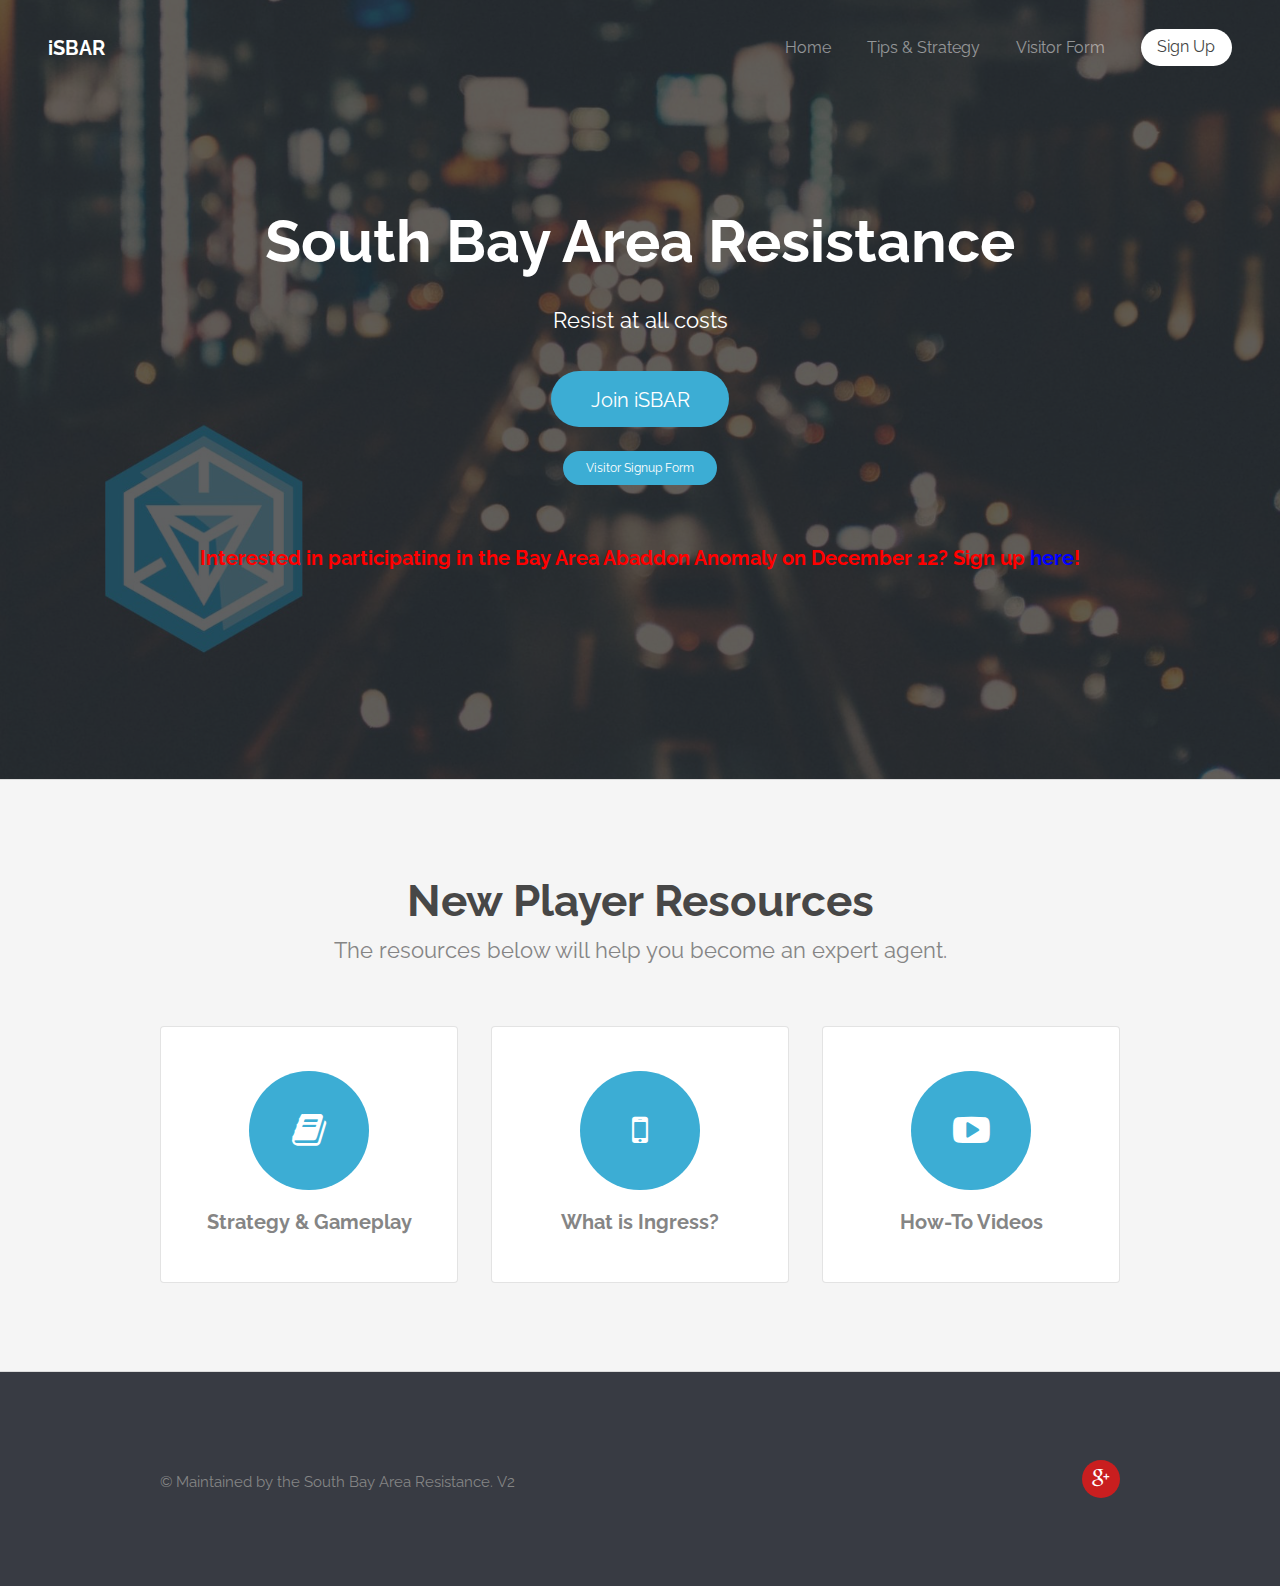
<file: isbar.org/index-anomaly.html>
<!DOCTYPE html>
<!--
	Transit by TEMPLATED
	templated.co @templatedco
	Released for free under the Creative Commons Attribution 3.0 license (templated.co/license)
-->
<html lang="en">
	<head>
		<meta charset="UTF-8">
		<title>iSBAR - Ingress South Bay Area Resistance</title>
		<meta http-equiv="content-type" content="text/html; charset=utf-8" />
		<meta name="description" content="Ingress South Bay Area Resistance" />
		<meta name="keywords" content="ingress, isbar, south bay, resists, resistance" />
		<!--[if lte IE 8]><script src="js/html5shiv.js"></script><![endif]-->
		<script src="js/jquery.min.js"></script>
		<script src="js/skel.min.js"></script>
		<script src="js/skel-layers.min.js"></script>
		<script src="js/init.js"></script>
		<noscript>
			<link rel="stylesheet" href="css/skel.css" />
			<link rel="stylesheet" href="css/style.css" />
			<link rel="stylesheet" href="css/style-xlarge.css" />
		</noscript>
		<script>
	  (function(i,s,o,g,r,a,m){i['GoogleAnalyticsObject']=r;i[r]=i[r]||function(){
	  (i[r].q=i[r].q||[]).push(arguments)},i[r].l=1*new Date();a=s.createElement(o),
	  m=s.getElementsByTagName(o)[0];a.async=1;a.src=g;m.parentNode.insertBefore(a,m)
	  })(window,document,'script','//www.google-analytics.com/analytics.js','ga');

	  ga('create', 'UA-37744252-2', 'auto');
	  ga('send', 'pageview');

	</script>
	</head>
	<body class="landing">

		<!-- Header -->
			<header id="header">
				<h1><a href="index.html">iSBAR</a></h1>
				<nav id="nav">
					<ul>
						<li><a href="index.html">Home</a></li>
						<li><a href="http://sfbay.resists.org/help/">Tips & Strategy</a></li>
						<li><a href="http://goo.gl/11ys4e">Visitor Form</a></li>
						<li><a href="http://bit.ly/joinisbar" class="button special">Sign Up</a></li>
					</ul>
				</nav>
			</header>

		<!-- Banner -->
			<section id="banner">
				<h2>South Bay Area Resistance</h2>
				<p>Resist at all costs</p>
				<ul class="actions">
					<li>
						<a href="http://bit.ly/joinisbar" class="button big">Join iSBAR</a>
						<br>
						<br>
						<a href="http://goo.gl/11ys4e" class="button small">Visitor Signup Form</a>
		<!-- TEMPORARY ANOMOLY CODE -->
						<h3 style="color:red">
							<br>
							<br>
							Interested in participating in the Bay Area Abaddon Anomaly on December 12?  Sign up <a style="color:blue" href="http://sfbay.resists.org/abaddon/">here</a>!
					  </h3>
		<!-- END OF TEMP CODE -->
					</li>
				</ul>
			</section>

		<!-- One -->
			<section id="one" class="wrapper style1 special">
				<div class="container">
					<header class="major">
						<h2>New Player Resources</h2>
						<p>The resources below will help you become an expert agent.</p>
					</header>
					<div class="row 150%">
						<div class="4u 12u$(medium)">
							<section class="box">
								<i class="icon big rounded color1 fa-book"></i>
								<h3><a href="http://sfbay.resists.org/help/">Strategy & Gameplay </a></h3>
							</section>
						</div>
						<div class="4u 12u$(medium)">
							<section class="box">
								<i class="icon big rounded color1 fa-mobile"></i>
								<h3><a href="https://www.ingress.com">What is Ingress?</a></h3>
							</section>
						</div>
						<div class="4u$ 12u$(medium)">
							<section class="box">
								<i class="icon big rounded color1 fa-youtube-play"></i>
								<h3><a href="https://www.youtube.com/playlist?list=PLDEUWItbkQ5_z4i_FBLfjEGOz9uyFZE4c">How-To Videos</a></h3>
							</section>
						</div>
					</div>
				</div>
			</section>

		<!-- Footer -->
			<footer id="footer">
				<div class="container">

					<div class="row">
						<div class="8u 12u$(medium)">
							<ul class="copyright">
								<li>&copy; Maintained by the South Bay Area Resistance. V2</li>
							</ul>
						</div>
						<div class="4u$ 12u$(medium)">
							<ul class="icons">
								<li>
									<a href="https://plus.google.com/u/0/107868808402938852933/about" class="icon rounded fa-google-plus"><span class="label">Google+</span></a>
								</li>
							</ul>
						</div>
					</div>
				</div>
			</footer>

	</body>
</html>
</file>
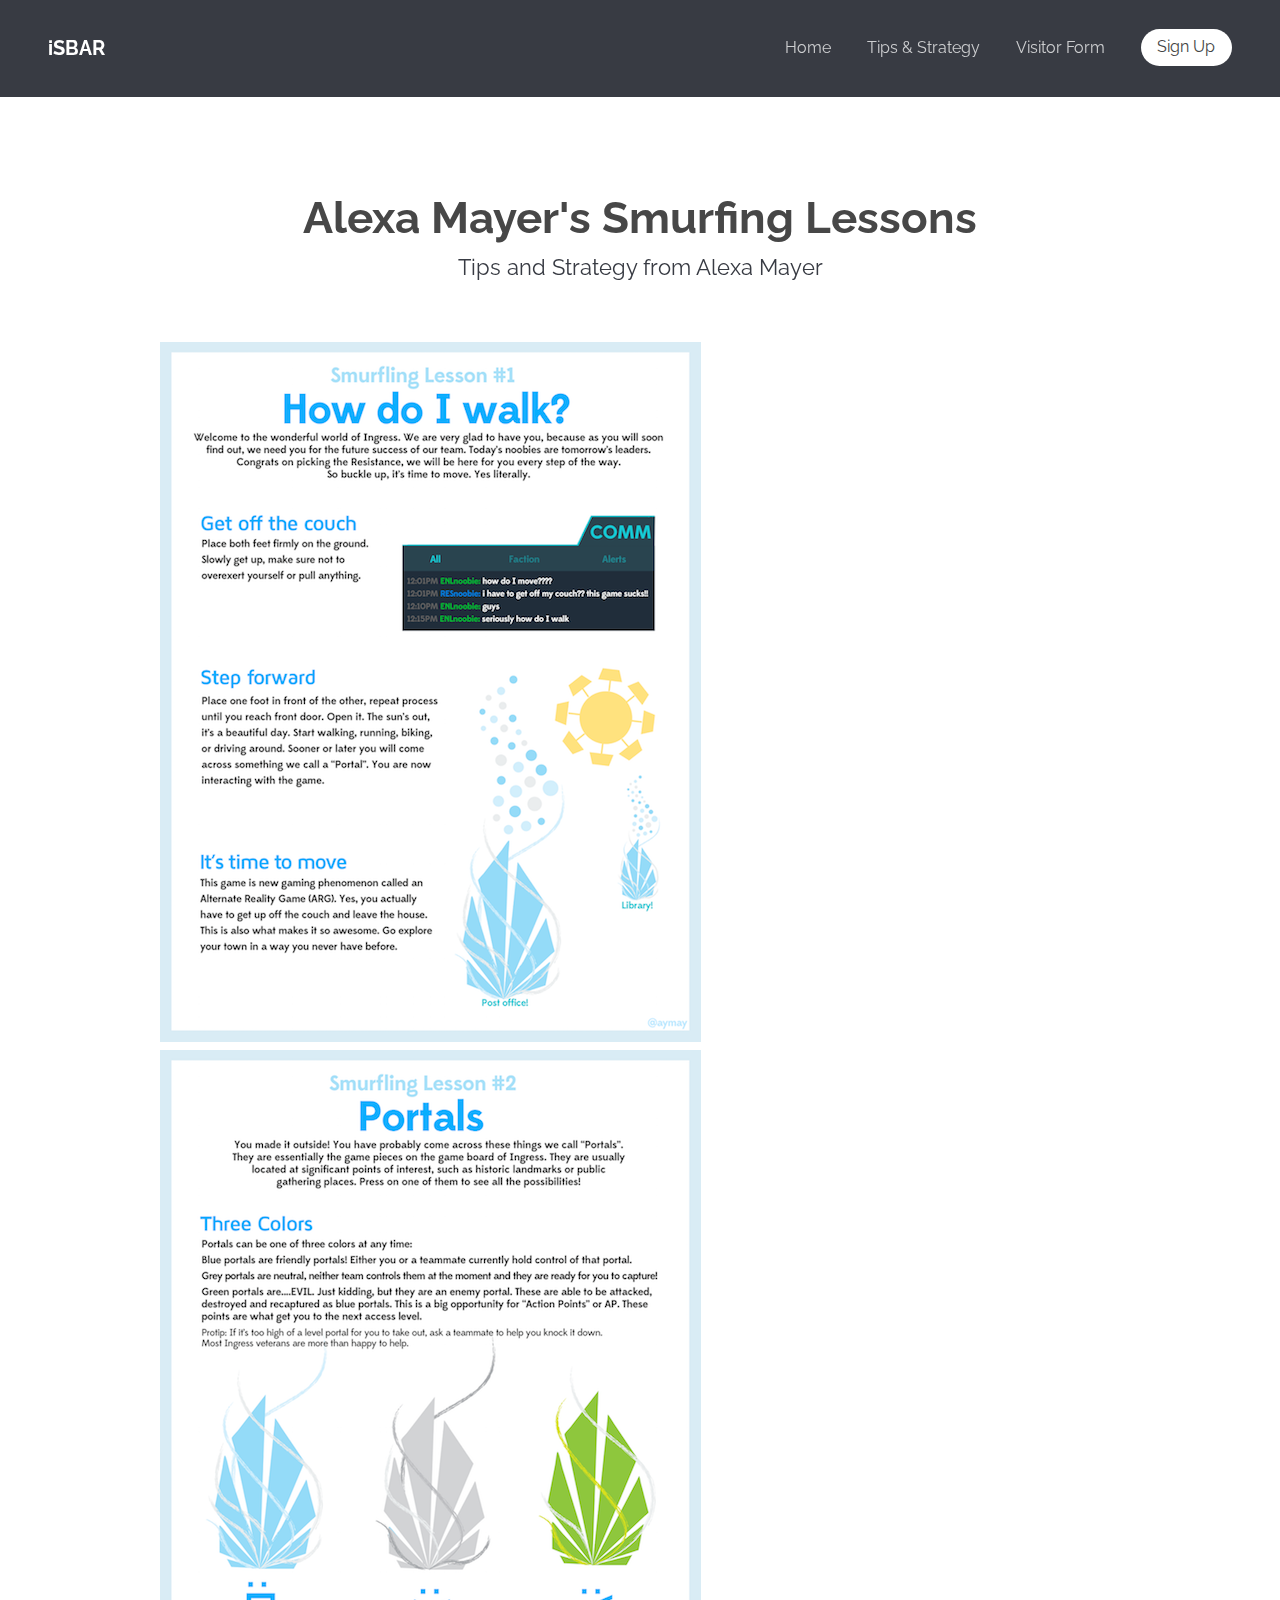
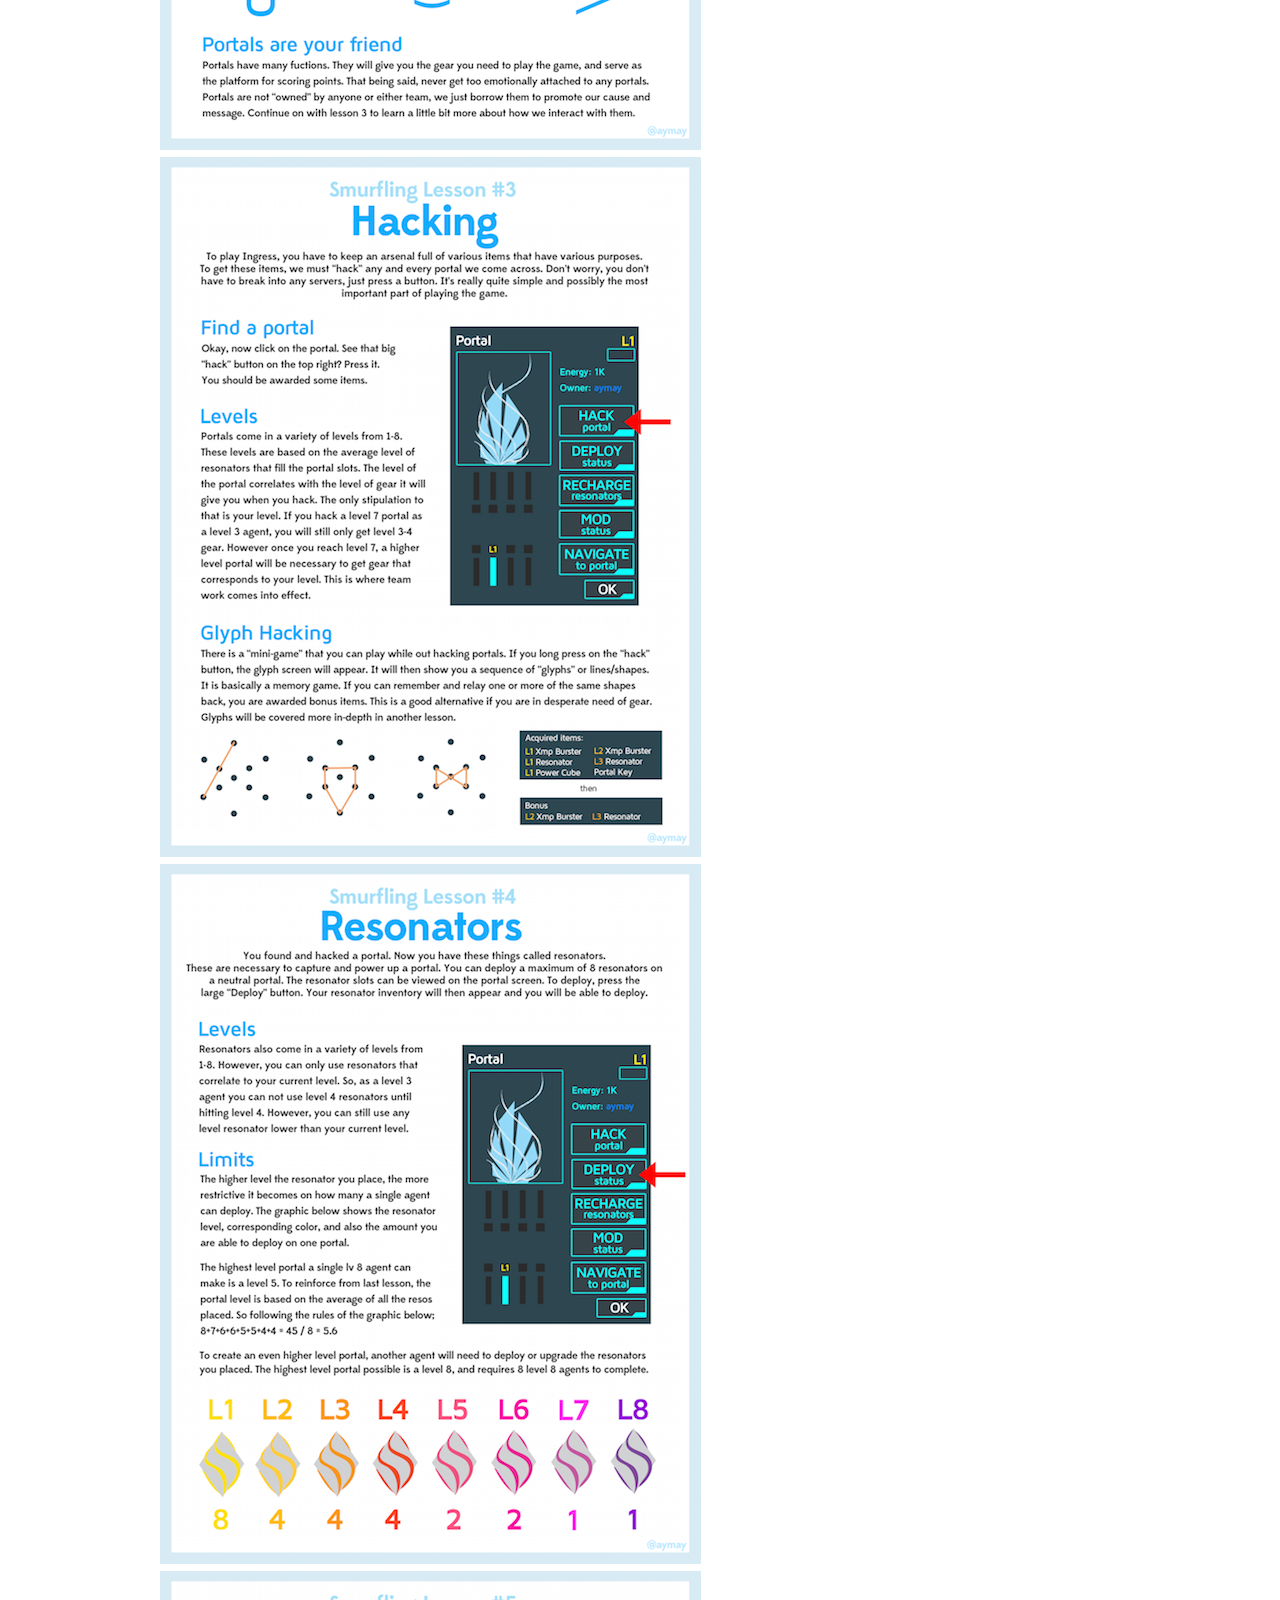
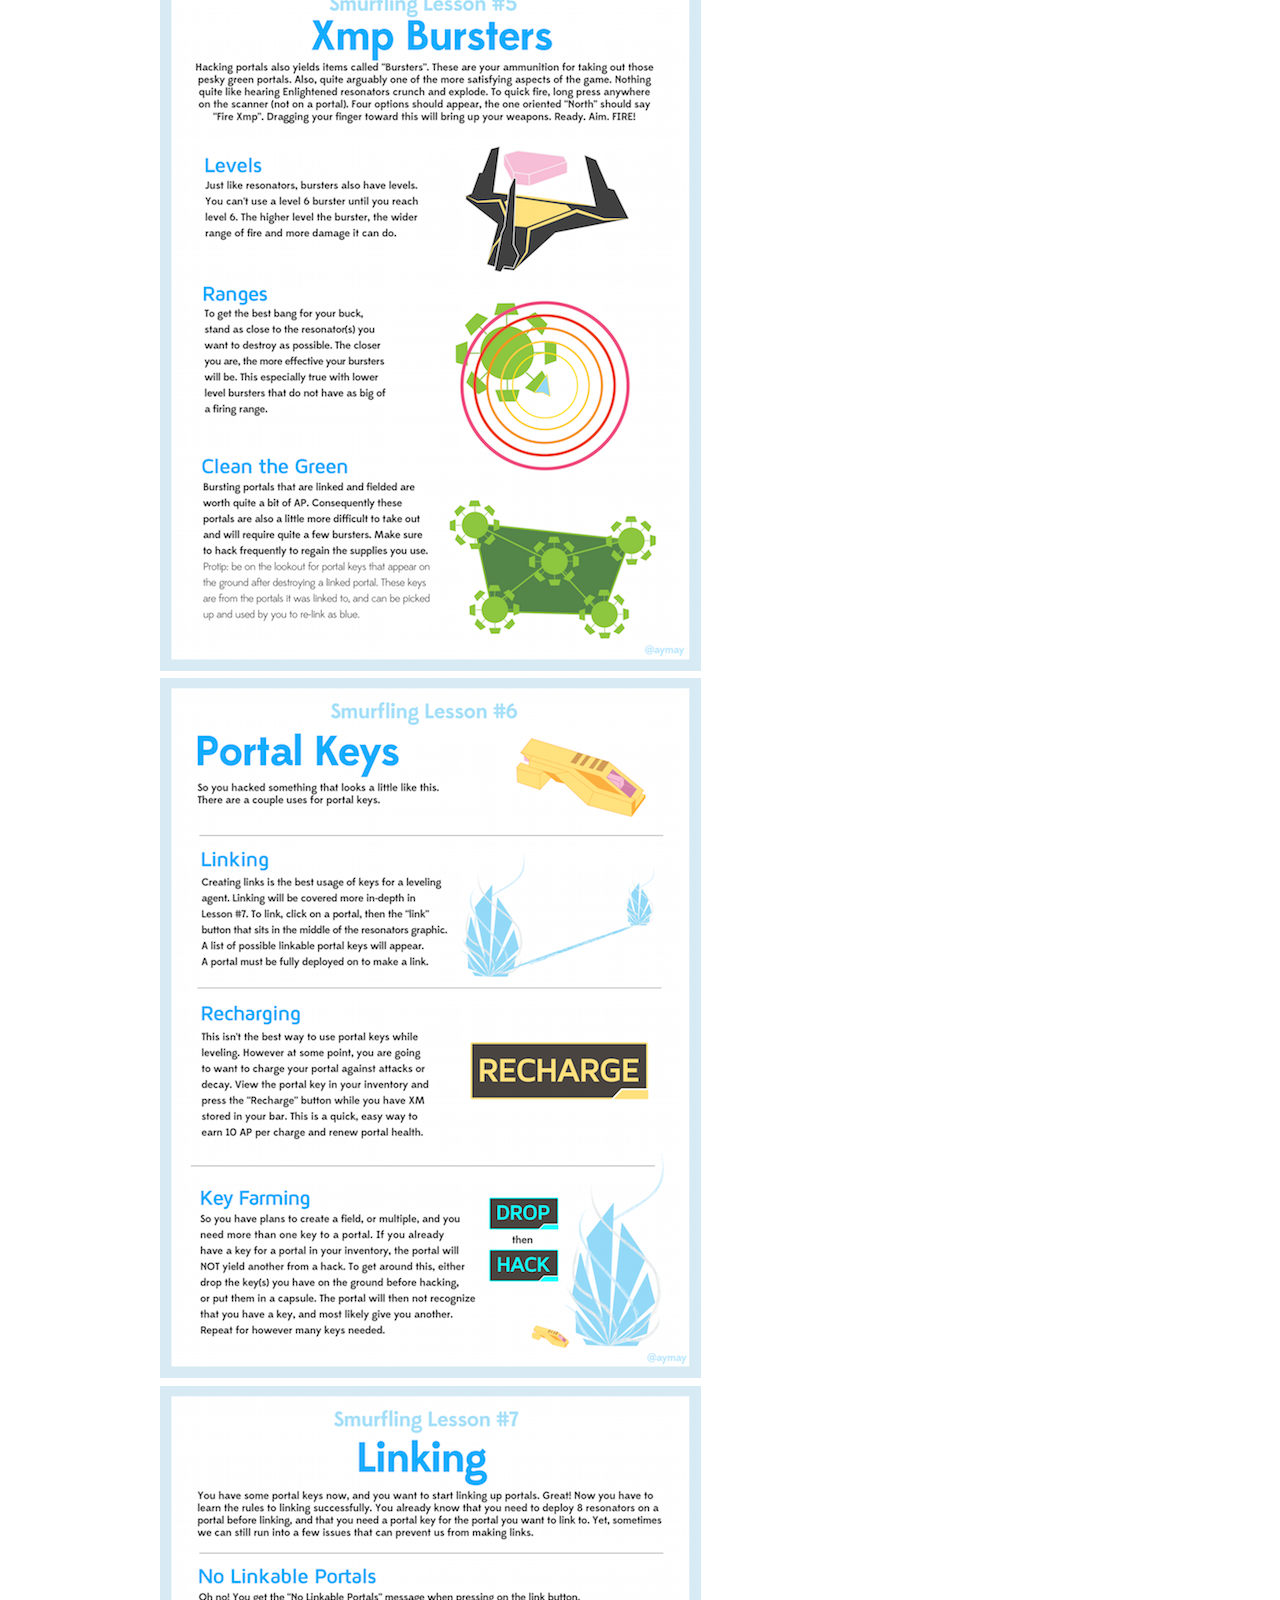
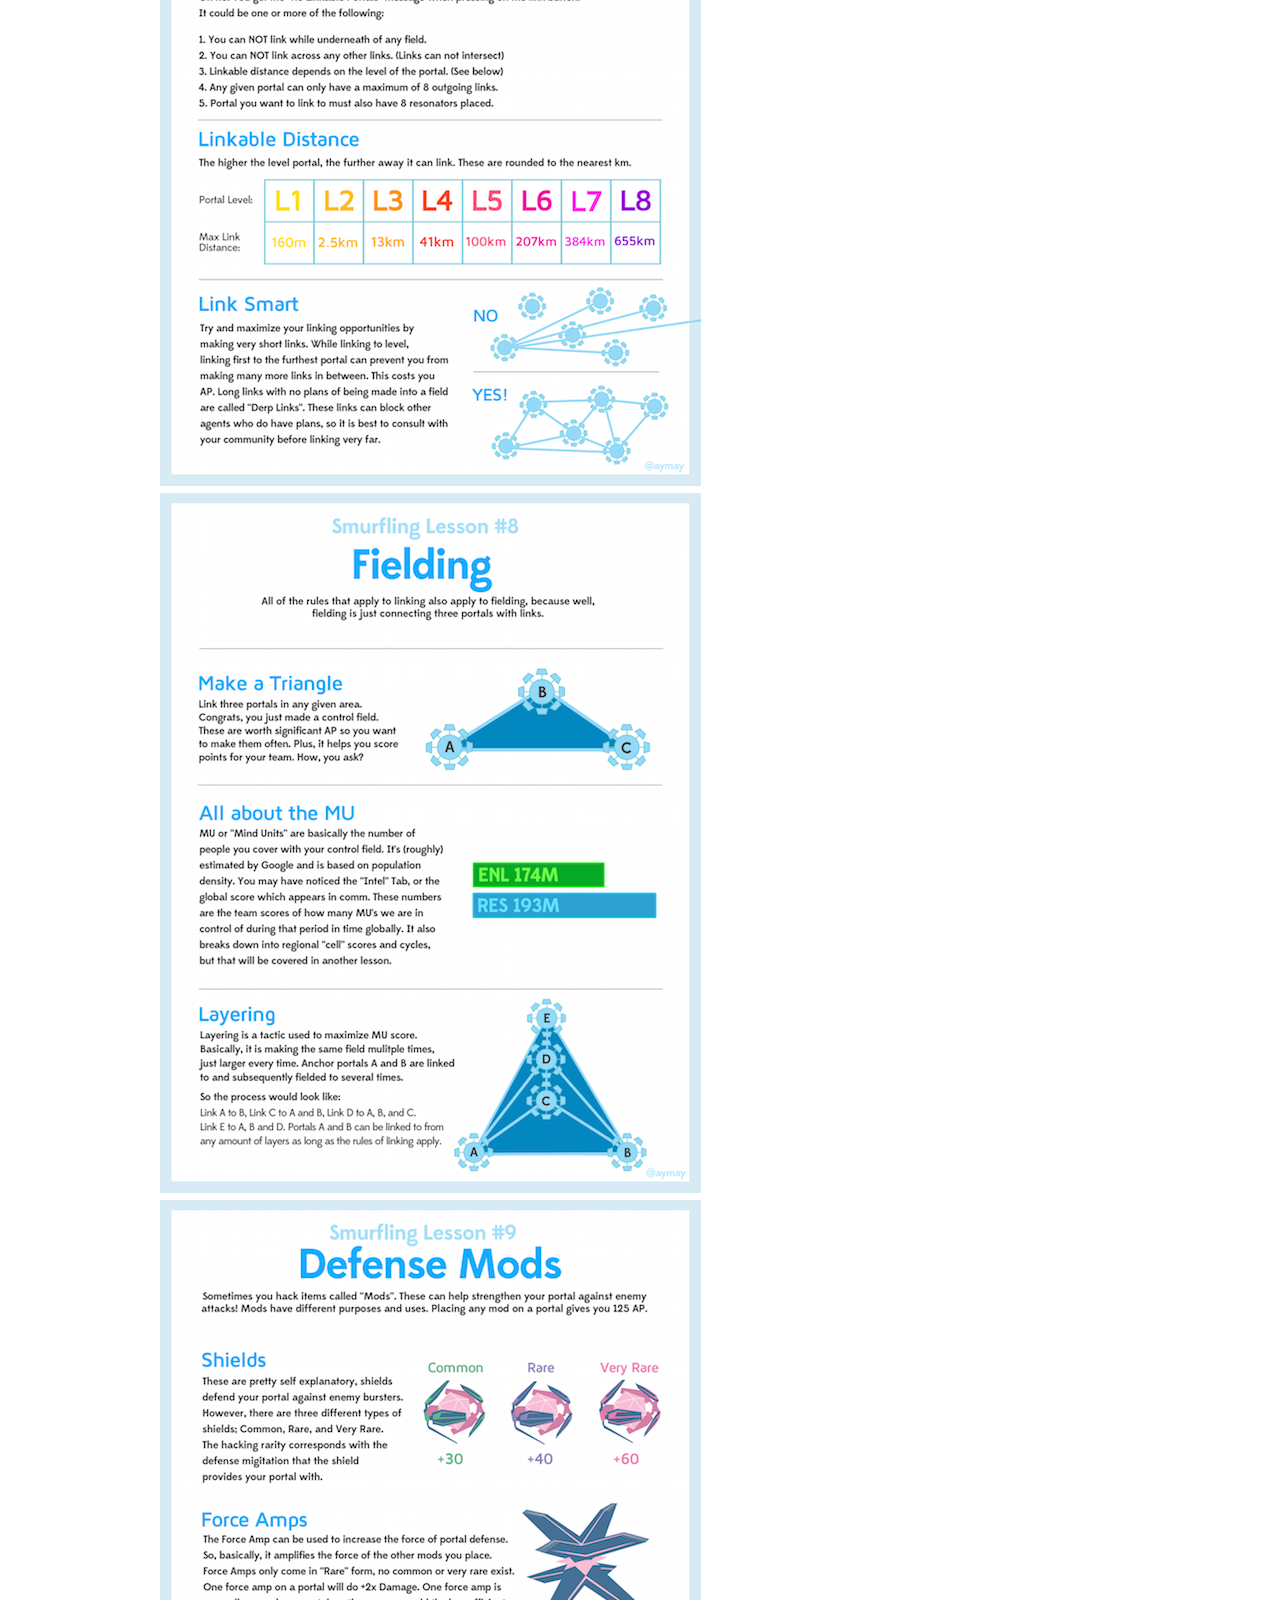
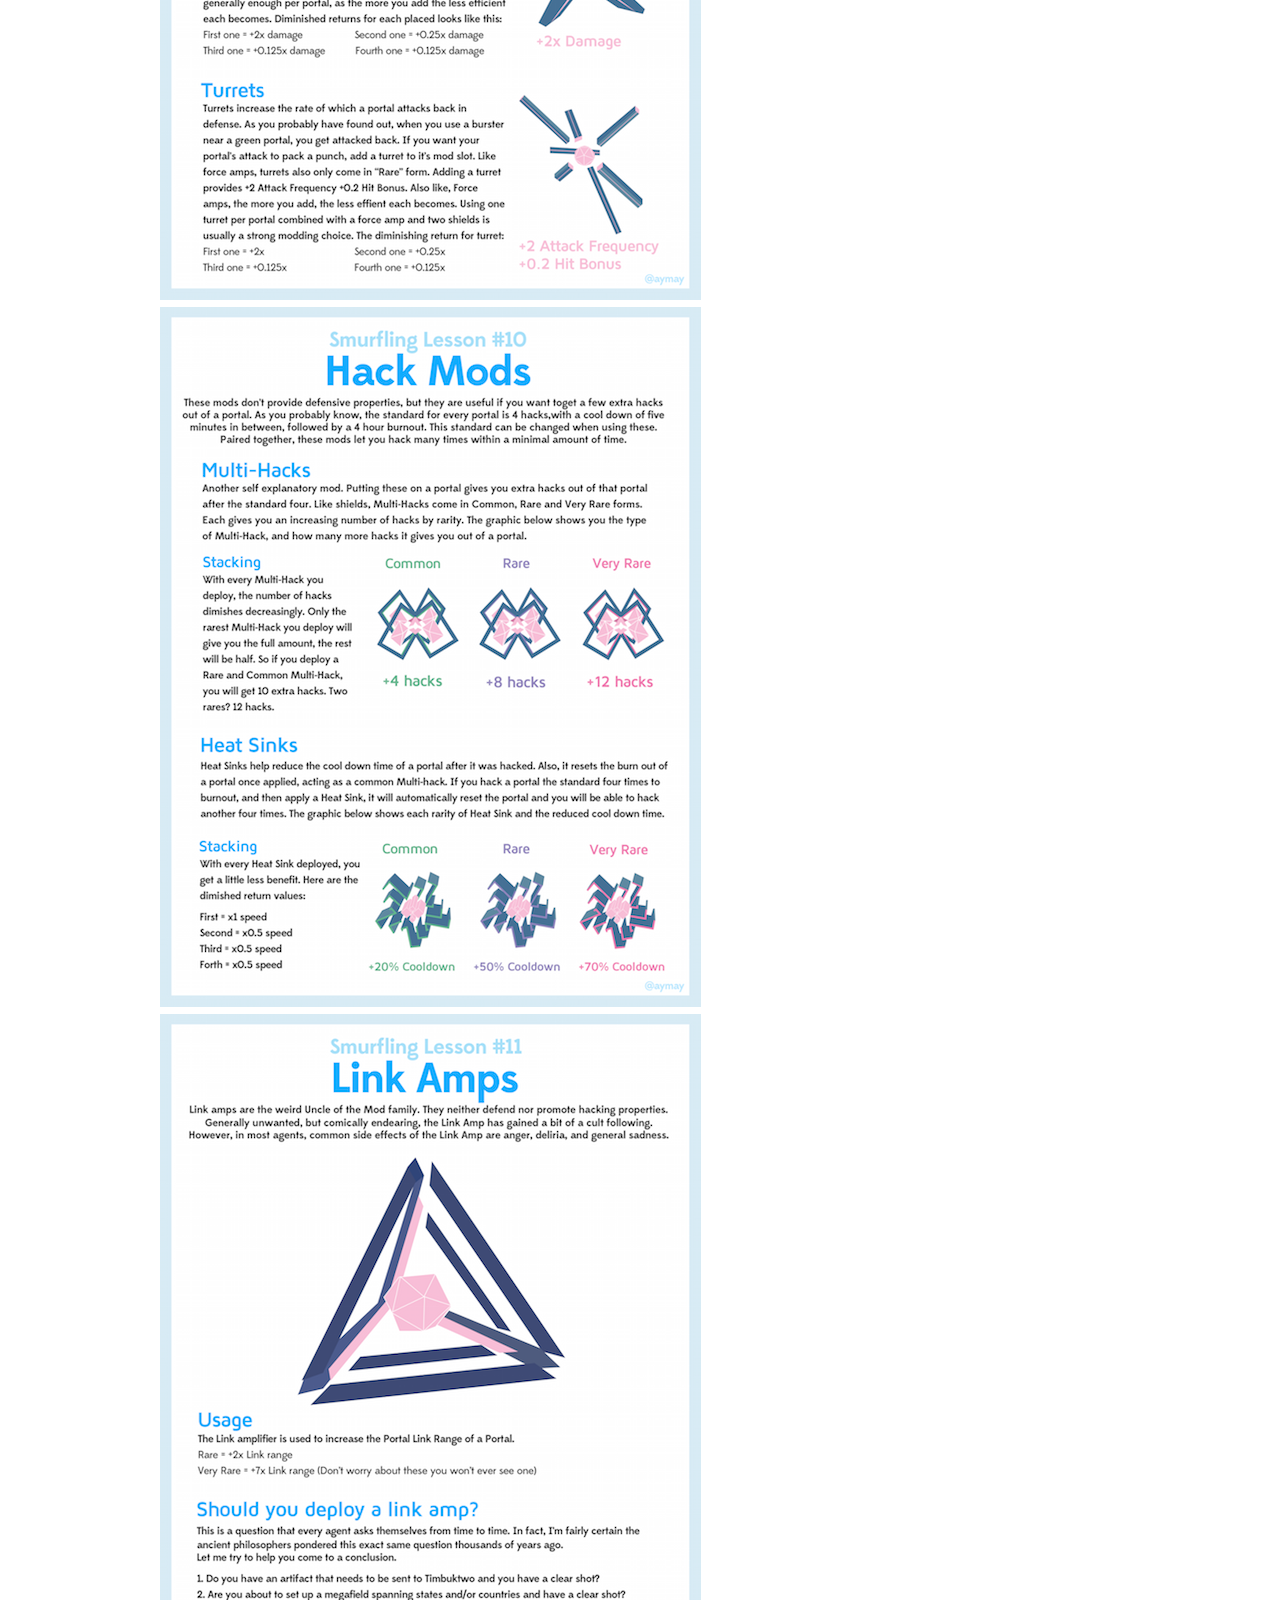
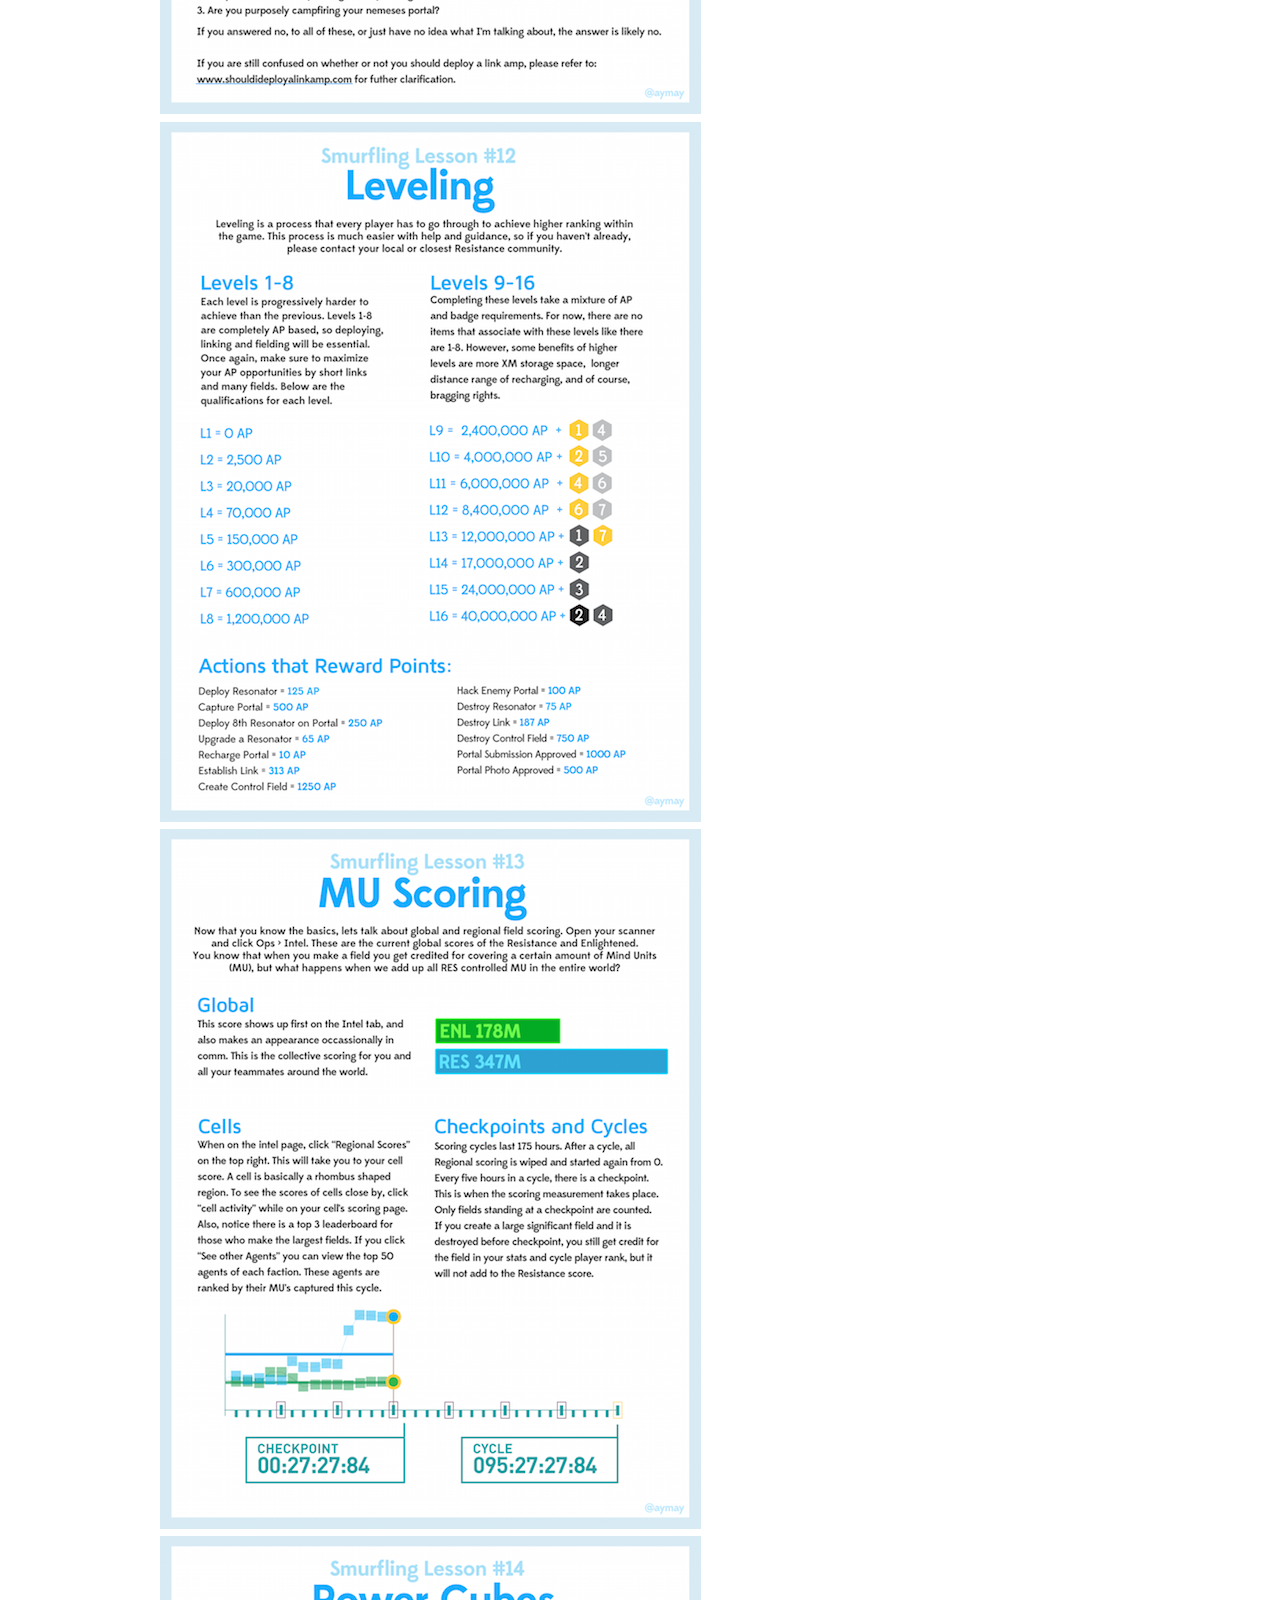
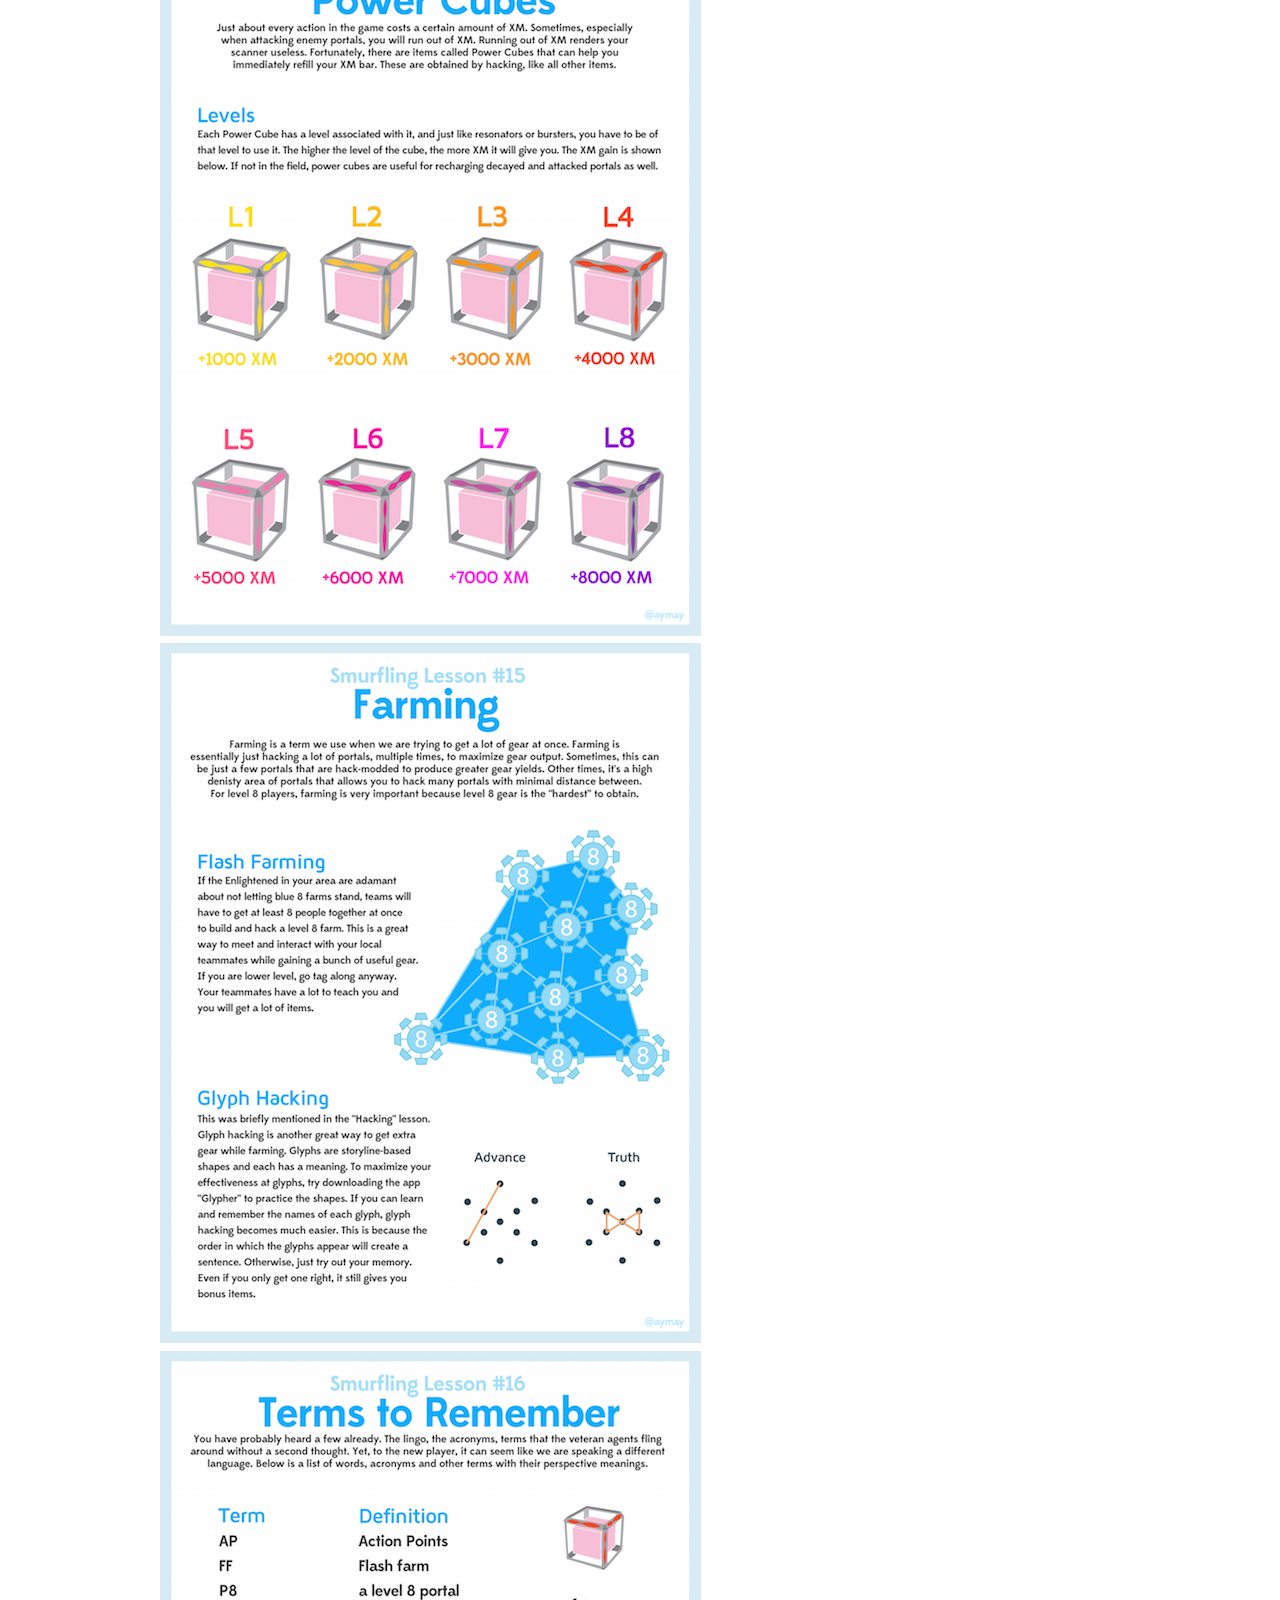
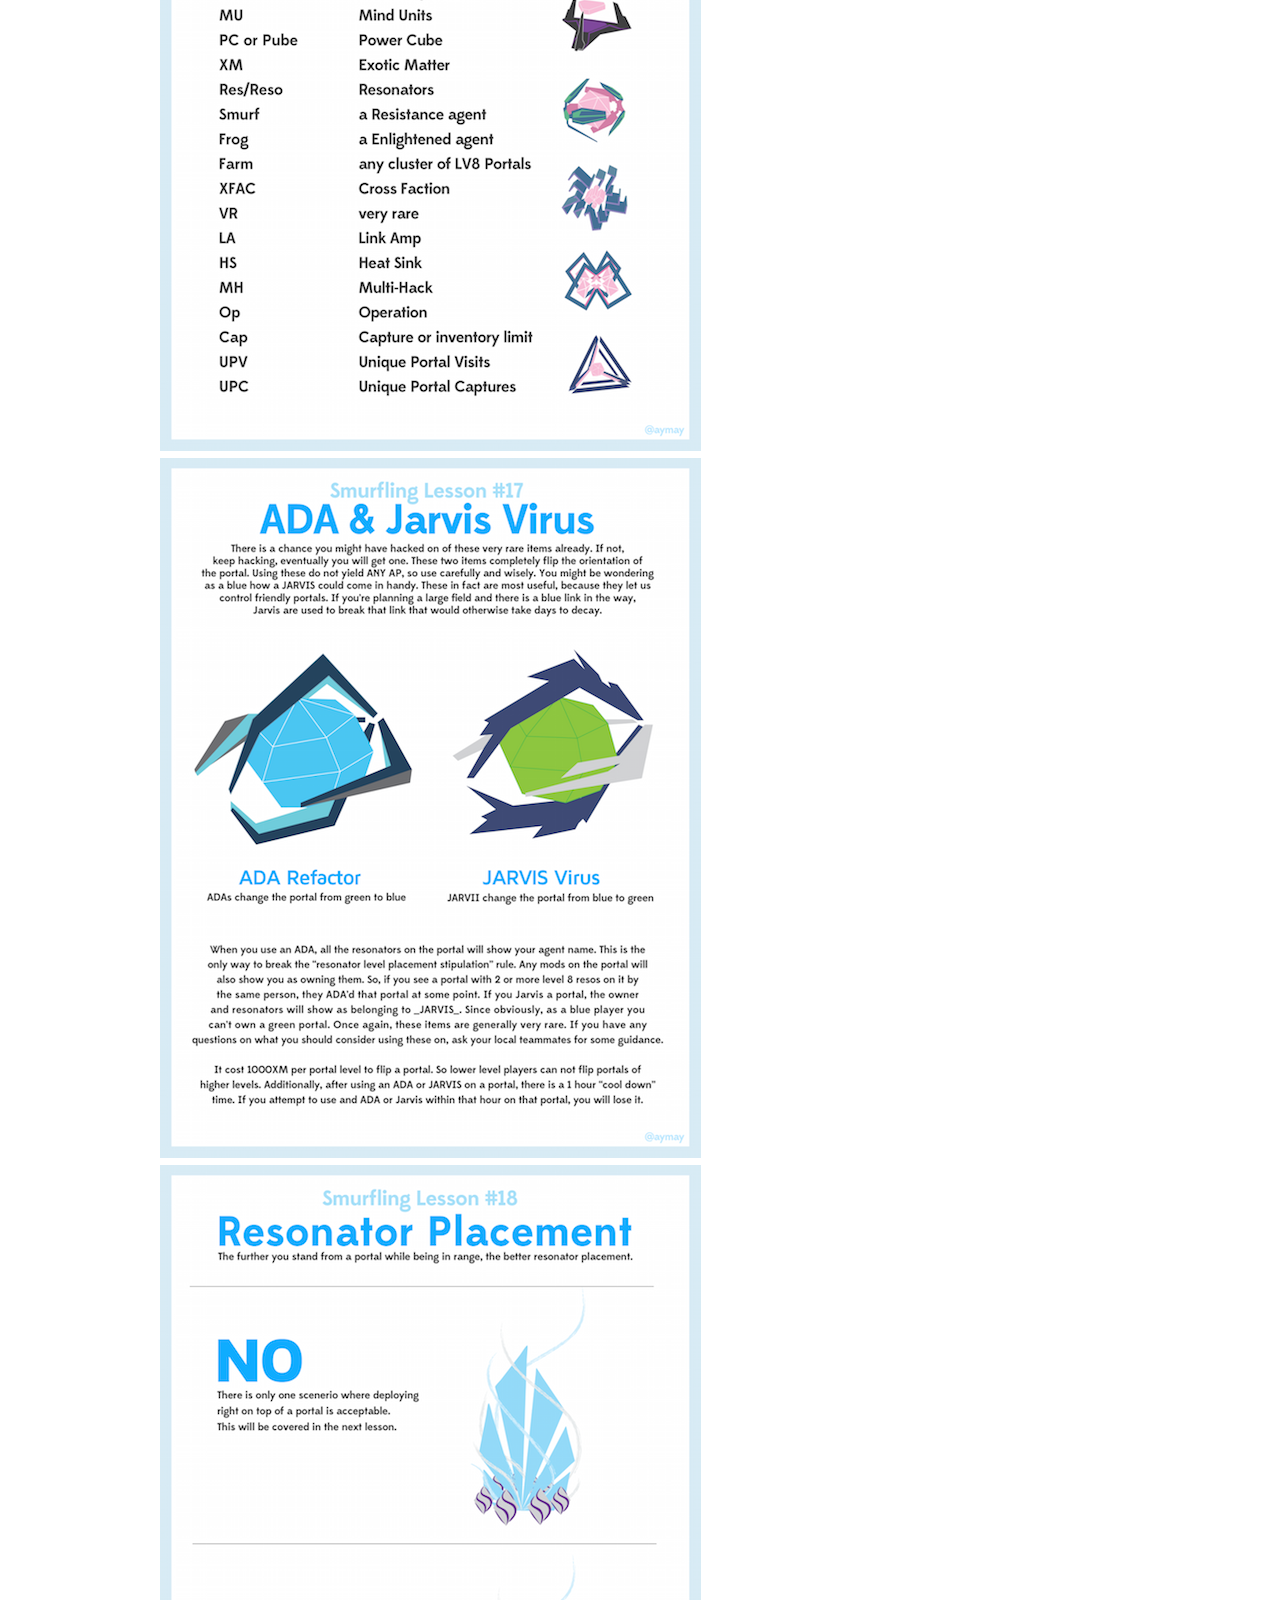
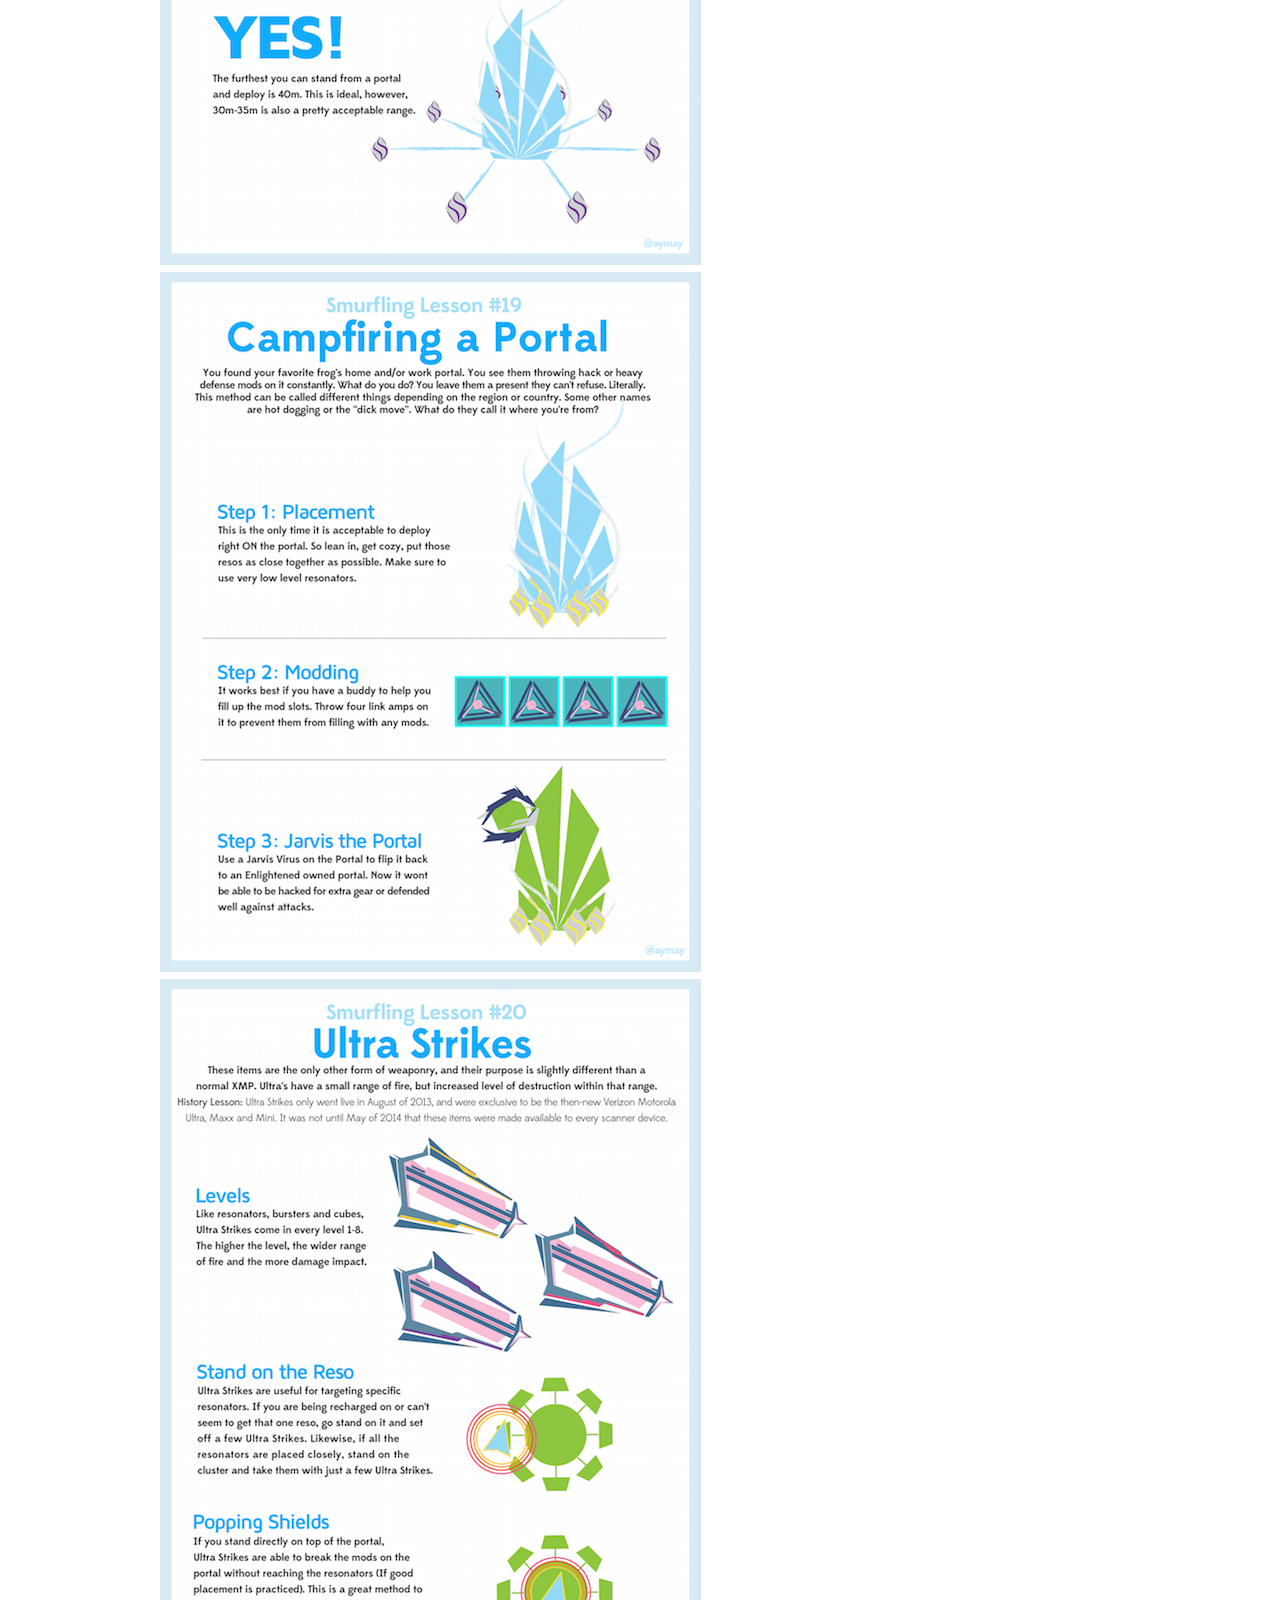
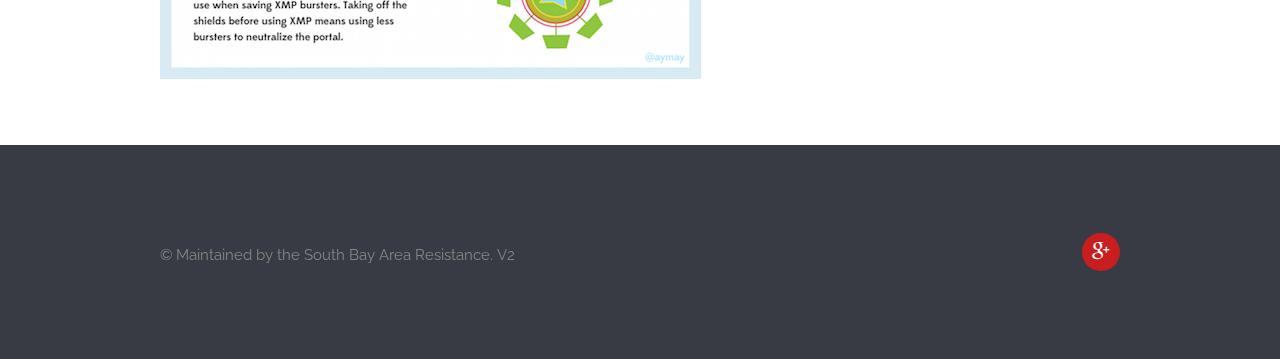
<file: isbar.org/strategy.html>
<!DOCTYPE html>
<!--
	Transit by TEMPLATED
	templated.co @templatedco
	Released for free under the Creative Commons Attribution 3.0 license (templated.co/license)
-->
<html lang="en">
	<head>
		<meta charset="UTF-8">
		<title>iSBAR - Strategy & Gameplay</title>
		<meta http-equiv="content-type" content="text/html; charset=utf-8" />
		<meta name="description" content="ingress stategy and gameplay" />
		<meta name="keywords" content="ingress, gameplay, strategy, isbar" />
		<!--[if lte IE 8]><script src="js/html5shiv.js"></script><![endif]-->
		<script src="js/jquery.min.js"></script>
		<script src="js/skel.min.js"></script>
		<script src="js/skel-layers.min.js"></script>
		<script src="js/init.js"></script>
		<noscript>
			<link rel="stylesheet" href="css/skel.css" />
			<link rel="stylesheet" href="css/style.css" />
			<link rel="stylesheet" href="css/style-xlarge.css" />
		</noscript>
		<script>
  (function(i,s,o,g,r,a,m){i['GoogleAnalyticsObject']=r;i[r]=i[r]||function(){
  (i[r].q=i[r].q||[]).push(arguments)},i[r].l=1*new Date();a=s.createElement(o),
  m=s.getElementsByTagName(o)[0];a.async=1;a.src=g;m.parentNode.insertBefore(a,m)
  })(window,document,'script','//www.google-analytics.com/analytics.js','ga');

  ga('create', 'UA-37744252-2', 'auto');
  ga('send', 'pageview');
	</script>
	</head>
	<body>

		<!-- Header -->
			<header id="header">
				<h1><a href="index.html">iSBAR</a></h1>
				<nav id="nav">
					<ul>
						<li><a href="index.html">Home</a></li>
						<li><a href="strategy.html">Tips & Strategy</a></li>
						<li><a href="http://goo.gl/11ys4e">Visitor Form</a></li>
						<li><a href="http://bit.ly/joinisbar" class="button special">Sign Up</a></li>
					</ul>
				</nav>
			</header>

		<!-- Main -->
			<section id="main" class="wrapper">
				<div class="container">

					<header class="major">
						<h2>Alexa Mayer's Smurfing Lessons</h2>
						<p><a href="https://plus.google.com/photos/+AlexaMayer/albums/6054851596319104817">Tips and Strategy from Alexa Mayer</a></p>
					</header>

					<a href="#"><img src="images/1-Walking.png" alt="" /></a>
					<a href="#"><img src="images/2-Portals.png" alt="" /></a>
					<a href="#"><img src="images/3-Hacking.png" alt="" /></a>
					<a href="#"><img src="images/4-Resonators.png" alt="" /></a>
					<a href="#"><img src="images/5-Bursters.png" alt="" /></a>
					<a href="#"><img src="images/6-PortalKeys.png" alt="" /></a>
					<a href="#"><img src="images/7-Linking.png" alt="" /></a>
					<a href="#"><img src="images/8-Fielding.png" alt="" /></a>
					<a href="#"><img src="images/9-DefenseMods.png" alt="" /></a>
					<a href="#"><img src="images/10-HackMods.png" alt="" /></a>
					<a href="#"><img src="images/11-LinkAmps.png" alt="" /></a>
					<a href="#"><img src="images/12-Leveling.png" alt="" /></a>
					<a href="#"><img src="images/13-MUscoring.png" alt="" /></a>
					<a href="#"><img src="images/14-PowerCubes.png" alt="" /></a>
					<a href="#"><img src="images/15-Farming.png" alt="" /></a>
					<a href="#"><img src="images/16-TYSK.png" alt="" /></a>
					<a href="#"><img src="images/17-ADAJARVIS.png" alt="" /></a>
					<a href="#"><img src="images/18-ResoPlacement.png" alt="" /></a>
					<a href="#"><img src="images/19-Campfiring.png" alt="" /></a>
					<a href="#"><img src="images/20-ultrastrikes.png" alt="" /></a>
				</div>
			</section>

		<!-- Footer -->
			<footer id="footer">
				<div class="container">

					<div class="row">
						<div class="8u 12u$(medium)">
							<ul class="copyright">
								<li>&copy; Maintained by the South Bay Area Resistance. V2</li>
							</ul>
						</div>
						<div class="4u$ 12u$(medium)">
							<ul class="icons">
								<li>
									<a href="https://plus.google.com/u/0/107868808402938852933/about" class="icon rounded fa-google-plus"><span class="label">Google+</span></a>
								</li>
							</ul>
						</div>
					</div>
				</div>
			</footer>

	</body>
</html>
</file>
<file: isbar.org/css/style-xlarge.css>
/*
	Transit by TEMPLATED
	templated.co @templatedco
	Released for free under the Creative Commons Attribution 3.0 license (templated.co/license)
*/

/* Basic */

	body, input, select, textarea {
		font-size: 11pt;
	}
</file>
<file: isbar.org/v1/assets/css/style.css>
/*
 * Author: Carlos Alvarez
 * URL: http://alvarez.is
 *
 * Project Name: Landing Sumo - Theme 13
 * URL: http://LandingSumo.com
 * Version: 1.0
 */

/*	################################################################
	1. GENERAL STRUCTURES
################################################################# */

/* Import fonts */
@import url(http://fonts.googleapis.com/css?family=Raleway:900,700,400);

* {
	margin: 0;
	padding: 0px;
    font-family: 'Raleway', sans-serif;
}
body {
	background: #fff;
	margin: 0;
	color: #5a5a5a;
}

h1, h2, h3, h4, h5, h6 {
    font-family: 'Raleway', sans-serif;
	font-weight: 700;
}


p {
	padding: 0;
	margin-bottom: 12px;
    font-family: 'Raleway', sans-serif;
	font-weight: 300;
	font-size: 18px;
	line-height: 28px;
	color: #666;
	margin-top: 10px;
}

html,
body {
	height: 100%;
}

.alignleft { float: left; }
.alignright { float: right; }
.aligncenter {
	margin-left: auto;
	margin-right: auto;
	display: block;
	clear: both;
}
.centered {text-align: center}
.mt {margin-top: 50px;}
.mb {margin-bottom: 50px;}
.mtb {margin-top: 50px; margin-bottom: 50px;}
.mtb2 { margin-top: 100px; margin-bottom: 100px;}
.ptb {padding-top: 80px; padding-bottom: 80px;}

.clear {
	clear: both;
	display: block;
	font-size: 0;
	height: 0;
	line-height: 0;
	width:100%;
}
::-moz-selection  {
	color: #fff;
	text-shadow:none;
	background:#2B2E31;
}
::selection {
	color: #fff;
	text-shadow:none;
	background:#2B2E31;
}
*,
*:after,
*:before {
	-webkit-box-sizing: border-box;
	-moz-box-sizing: border-box;
	box-sizing: border-box;
	padding: 0;
	margin: 0;
}
a {
	padding: 0;
	margin: 0;
	text-decoration: none;
	-webkit-transition: background-color .4s linear, color .4s linear;
	-moz-transition: background-color .4s linear, color .4s linear;
	-o-transition: background-color .4s linear, color .4s linear;
	-ms-transition: background-color .4s linear, color .4s linear;
	transition: background-color .4s linear, color .4s linear;
	color: #5bc0de;
}
a:hover,
a:focus {
  text-decoration: none;
  color:#696E74;
}

.nopadding {
	padding: 0px !important;
	margin: 0px;
}

/* Bootstrap Modification */

.navbar-inverse {
	background: transparent;
	border: transparent;
}

img {
	padding-bottom: 10px;
}

/* FORM CONFIGURATION */

input {
	font-size: 16px;
	min-height: 40px;
	border-radius: 2px;
	line-height: 20px;
	padding: 11px 30px 12px;
	border: 1px solid #b9b9af;
	margin-bottom: 10px;
	background-color: #fff;
	-webkit-transition: background-color 0.2s;
	transition: background-color 0.2s;
}

.subscribe-input {
	float: left;
	width: 65%;
	text-align: left;
	margin-right: 2px;
}

.subscribe-submit {
	right: 0;
}


.btn-register {
	margin-top: 15px;
	border-radius: 50px;
	margin-right: 10px;
	top: 0px;
	float: center;
	font-size: 16px;
}

.btn-sub {
	border-radius: 50px;
}

/* Overall Buttons*/
.btn-theme {
	border-radius: 50px;
	font-size: 14px;
	padding-left: 15px;
	padding-right: 15px;
}

.btn-white {
	background: white;
	color: #2f2f2f;
}

.btn-white:hover {
	background: #2f2f2f;
	color: white;
}

/* HEADER SECTION */
#h {
	background: url(../img/header.jpg) no-repeat center top;
	padding-top: 10px;
	text-align:center;
	background-attachment: relative;
	background-position: center center;
	min-height: 650px;
	width: 100%;

    -webkit-background-size: 100%;
    -moz-background-size: 100%;
    -o-background-size: 100%;
    background-size: 100%;

    -webkit-background-size: cover;
    -moz-background-size: cover;
    -o-background-size: cover;
    background-size: cover;
}

#h h1 {
	color: white;
	font-weight: 900;
	font-size: 70px;
	letter-spacing: 5px;
}

#h h3 {
	color: white;
	font-weight: 400;
}

#h div p {
	color: white;
	font-weight: 300;
}

#h img {
	padding-bottom: 0px;
}

/* White Section */
#w {
	background: white;
	width: 100%;
	padding-top: 100px;
	padding-bottom: 100px;
}

#w .col-md-6 {
	padding-right: 0px;
}

#w p {
	color: #9f9f9f;
	font-size: 16px;
}

#title-para {}

/* Blue Section - Picton */
#picton {
	background: #59ABE3;
	width: 100%;
	padding-top: 100px;
	padding-bottom: 100px;
	color: white;
}

#picton .col-md-6 {
	padding-left: 0px;
}

#picton p {
	color: #e9e9e9;
	font-size: 16px;
}

/* Blue Section - Curious */
#curious {
	background: #3498DB;
	width: 100%;
	padding-top: 100px;
	padding-bottom: 100px;
	color: white;
}

#curious .col-md-6 {
	padding-right: 0px;
}

#curious p {
	color: #e9e9e9;
	font-size: 16px;
}

/* Blue Section - Malibu */
#malibu {
	background: #6BB9F0;
	width: 100%;
	padding-top: 100px;
	padding-bottom: 100px;
	color: white;
}

#malibu .col-md-6 {
	padding-left: 0px;
}

#malibu p {
	color: #e9e9e9;
	font-size: 16px;
}

/* Blue Section - Jelly */
#jelly {
	background: #2574A9;
	width: 100%;
	padding-top: 100px;
	padding-bottom: 100px;
	color: white;
}

#jelly p {
	color: #e9e9e9;
	font-size: 16px;
}

#jelly h1 {
	font-size: 200px;
}

#jelly h3 {
	margin-top: 10px;
}

/* FOOTER */
#f {
	background: #2f2f2f;
	width: 100%;
	padding-top: 100px;
	padding-bottom: 100px;
	color: white;
}

#f p {
	color: white;
}

#f h4 {
	font-weight: 400;
	text-align: center;
	font-size: 24px;
}

/* CREDIT */
#c {
	background: black;
	padding: 20px;
}

#c p {
	color: white;
	font-size: 13px;
}
</file>
<file: isbar.org/v1/old/assets/css/style.css>
/*
 * Author: Carlos Alvarez
 * URL: http://alvarez.is
 *
 * Project Name: Landing Sumo - Theme 13
 * URL: http://LandingSumo.com
 * Version: 1.0
 */

/*	################################################################
	1. GENERAL STRUCTURES
################################################################# */

/* Import fonts */
@import url(http://fonts.googleapis.com/css?family=Raleway:900,700,400);

* {
	margin: 0;
	padding: 0px;
    font-family: 'Raleway', sans-serif;
}
body {
	background: #fff;
	margin: 0;
	color: #5a5a5a;
}

h1, h2, h3, h4, h5, h6 {
    font-family: 'Raleway', sans-serif;
	font-weight: 700;
}


p {
	padding: 0;
	margin-bottom: 12px;
    font-family: 'Raleway', sans-serif;
	font-weight: 300;
	font-size: 18px;
	line-height: 28px;
	color: #666;
	margin-top: 10px;
}

html,
body {
	height: 100%;
}

.alignleft { float: left; }
.alignright { float: right; }
.aligncenter {
	margin-left: auto;
	margin-right: auto;
	display: block;
	clear: both;
}
.centered {text-align: center}
.mt {margin-top: 50px;}
.mb {margin-bottom: 50px;}
.mtb {margin-top: 50px; margin-bottom: 50px;}
.mtb2 { margin-top: 100px; margin-bottom: 100px;}
.ptb {padding-top: 80px; padding-bottom: 80px;}

.clear {
	clear: both;
	display: block;
	font-size: 0;
	height: 0;
	line-height: 0;
	width:100%;
}
::-moz-selection  {
	color: #fff;
	text-shadow:none;
	background:#2B2E31;
}
::selection {
	color: #fff;
	text-shadow:none;
	background:#2B2E31;
}
*,
*:after,
*:before {
	-webkit-box-sizing: border-box;
	-moz-box-sizing: border-box;
	box-sizing: border-box;
	padding: 0;
	margin: 0;
}
a {
	padding: 0;
	margin: 0;
	text-decoration: none;
	-webkit-transition: background-color .4s linear, color .4s linear;
	-moz-transition: background-color .4s linear, color .4s linear;
	-o-transition: background-color .4s linear, color .4s linear;
	-ms-transition: background-color .4s linear, color .4s linear;
	transition: background-color .4s linear, color .4s linear;
	color: #1abc9c;
}
a:hover,
a:focus {
  text-decoration: none;
  color:#696E74;
}

.nopadding {
	padding: 0px !important;
	margin: 0px;
}

/* Bootstrap Modification */

.navbar-inverse {
	background: transparent;
	border: transparent;
}

img {
	padding-bottom: 10px;
}

/* FORM CONFIGURATION */

input {
	font-size: 16px;
	min-height: 40px;
	border-radius: 2px;
	line-height: 20px;
	padding: 11px 30px 12px;
	border: 1px solid #b9b9af;
	margin-bottom: 10px;
	background-color: #fff;
	-webkit-transition: background-color 0.2s;
	transition: background-color 0.2s;
}

.subscribe-input {
	float: left;
	width: 65%;
	text-align: left;
	margin-right: 2px;
}

.subscribe-submit {
	right: 0;
}


.btn-register {
	margin-top: 15px;
	border-radius: 50px;
	margin-right: 10px;
	top: 0px;
	float: center;
	font-size: 16px;
}

.btn-sub {
	border-radius: 50px;
}

/* Overall Buttons*/
.btn-theme {
	border-radius: 50px;
	font-size: 14px;
	padding-left: 15px;
	padding-right: 15px;
}

.btn-white {
	background: white;
	color: #2f2f2f;
}

.btn-white:hover {
	background: #2f2f2f;
	color: white;
}

/* HEADER SECTION */
#h {
	background: url(../img/header.jpg) no-repeat center top;
	padding-top: 10px;
	text-align:center;
	background-attachment: relative;
	background-position: center center;
	min-height: 650px;
	width: 100%;

    -webkit-background-size: 100%;
    -moz-background-size: 100%;
    -o-background-size: 100%;
    background-size: 100%;

    -webkit-background-size: cover;
    -moz-background-size: cover;
    -o-background-size: cover;
    background-size: cover;
}

#h h1 {
	color: white;
	font-weight: 900;
	font-size: 70px;
	letter-spacing: 5px;
}

#h h3 {
	color: white;
	font-weight: 400;
}

#h div p {
	color: white;
	font-weight: 300;
}

#h img {
	padding-bottom: 0px;
}

/* White Section */
#w {
	background: white;
	width: 100%;
	padding-top: 100px;
	padding-bottom: 100px;
}

#w .col-md-6 {
	padding-right: 0px;
}

#w p {
	color: #9f9f9f;
	font-size: 16px;
}

#title-para {}

/* Blue Section - Picton */
#picton {
	background: #59ABE3;
	width: 100%;
	padding-top: 100px;
	padding-bottom: 100px;
	color: white;
}

#picton .col-md-6 {
	padding-left: 0px;
}

#picton p {
	color: #e9e9e9;
	font-size: 16px;
}

/* Blue Section - Curious */
#curious {
	background: #3498DB;
	width: 100%;
	padding-top: 100px;
	padding-bottom: 100px;
	color: white;
}

#curious .col-md-6 {
	padding-right: 0px;
}

#curious p {
	color: #e9e9e9;
	font-size: 16px;
}

/* Blue Section - Malibu */
#malibu {
	background: #6BB9F0;
	width: 100%;
	padding-top: 100px;
	padding-bottom: 100px;
	color: white;
}

#malibu .col-md-6 {
	padding-left: 0px;
}

#malibu p {
	color: #e9e9e9;
	font-size: 16px;
}

/* Blue Section - Jelly */
#jelly {
	background: #2574A9;
	width: 100%;
	padding-top: 100px;
	padding-bottom: 100px;
	color: white;
}

#jelly p {
	color: #e9e9e9;
	font-size: 16px;
}

#jelly h1 {
	font-size: 200px;
}

#jelly h3 {
	margin-top: 10px;
}

/* FOOTER */
#f {
	background: #2f2f2f;
	width: 100%;
	padding-top: 100px;
	padding-bottom: 100px;
	color: white;
}

#f p {
	color: white;
}

#f h4 {
	font-weight: 400;
	text-align: center;
	font-size: 24px;
}

/* CREDIT */
#c {
	background: black;
	padding: 20px;
}

#c p {
	color: white;
	font-size: 13px;
}
</file>
<file: isbar.org/css/skel.css>
/* Resets (http://meyerweb.com/eric/tools/css/reset/ | v2.0 | 20110126 | License: none (public domain)) */

	html,body,div,span,applet,object,iframe,h1,h2,h3,h4,h5,h6,p,blockquote,pre,a,abbr,acronym,address,big,cite,code,del,dfn,em,img,ins,kbd,q,s,samp,small,strike,strong,sub,sup,tt,var,b,u,i,center,dl,dt,dd,ol,ul,li,fieldset,form,label,legend,table,caption,tbody,tfoot,thead,tr,th,td,article,aside,canvas,details,embed,figure,figcaption,footer,header,hgroup,menu,nav,output,ruby,section,summary,time,mark,audio,video{margin:0;padding:0;border:0;font-size:100%;font:inherit;vertical-align:baseline;}article,aside,details,figcaption,figure,footer,header,hgroup,menu,nav,section{display:block;}body{line-height:1;}ol,ul{list-style:none;}blockquote,q{quotes:none;}blockquote:before,blockquote:after,q:before,q:after{content:'';content:none;}table{border-collapse:collapse;border-spacing:0;}body{-webkit-text-size-adjust:none}

/* Box Model */

	*, *:before, *:after {
		-moz-box-sizing: border-box;
		-webkit-box-sizing: border-box;
		box-sizing: border-box;
	}

/* Container */

	.container {
		margin-left: auto;
		margin-right: auto;

		/* width: (containers) */
		width: 1200px;
	}

	/* Modifiers */

		/* 125% */
			.container.\31 25\25 {
				width: 100%;

				/* max-width: (containers * 1.25) */
				max-width: 1500px;

				/* min-width: (containers) */
				min-width: 1200px;
			}

		/* 75% */
			.container.\37 5\25 {

				/* width: (containers * 0.75) */
				width: 900px;

			}

		/* 50% */
			.container.\35 0\25 {

				/* width: (containers * 0.50) */
				width: 600px;

			}

		/* 25% */
			.container.\32 5\25 {

				/* width: (containers * 0.25) */
				width: 300px;

			}

/* Grid */

	.row {
		border-bottom: solid 1px transparent;
	}

	.row > * {
		float: left;
	}

	.row:after, .row:before {
		content: '';
		display: block;
		clear: both;
		height: 0;
	}

	.row.uniform > * > :first-child {
		margin-top: 0;
	}

	.row.uniform > * > :last-child {
		margin-bottom: 0;
	}

	/* Gutters */

		/* Normal */

			.row > * {
				/* padding: (gutters.horizontal) 0 0 (gutters.vertical) */
				padding: 0 0 0 2em;
			}

			.row {
				/* margin: -(gutters.horizontal) 0 -1px -(gutters.vertical) */
				margin: 0 0 -1px -2em;
			}

			.row.uniform > * {
				/* padding: (gutters.vertical) 0 0 (gutters.vertical) */
				padding: 2em 0 0 2em;
			}

			.row.uniform {
				/* margin: -(gutters.vertical) 0 -1px -(gutters.vertical) */
				margin: -2em 0 -1px -2em;
			}

		/* 200% */

			.row.\32 00\25 > * {
				/* padding: (gutters.horizontal) 0 0 (gutters.vertical) */
				padding: 0 0 0 4em;
			}

			.row.\32 00\25 {
				/* margin: -(gutters.horizontal) 0 -1px -(gutters.vertical) */
				margin: 0 0 -1px -4em;
			}

			.row.uniform.\32 00\25 > * {
				/* padding: (gutters.vertical) 0 0 (gutters.vertical) */
				padding: 4em 0 0 4em;
			}

			.row.uniform.\32 00\25 {
				/* margin: -(gutters.vertical) 0 -1px -(gutters.vertical) */
				margin: -4em 0 -1px -4em;
			}

		/* 150% */

			.row.\31 50\25 > * {
				/* padding: (gutters.horizontal) 0 0 (gutters.vertical) */
				padding: 0 0 0 1.5em;
			}

			.row.\31 50\25 {
				/* margin: -(gutters.horizontal) 0 -1px -(gutters.vertical) */
				margin: 0 0 -1px -1.5em;
			}

			.row.uniform.\31 50\25 > * {
				/* padding: (gutters.vertical) 0 0 (gutters.vertical) */
				padding: 1.5em 0 0 1.5em;
			}

			.row.uniform.\31 50\25 {
				/* margin: -(gutters.vertical) 0 -1px -(gutters.vertical) */
				margin: -1.5em 0 -1px -1.5em;
			}

		/* 50% */

			.row.\35 0\25 > * {
				/* padding: (gutters.horizontal) 0 0 (gutters.vertical) */
				padding: 0 0 0 1em;
			}

			.row.\35 0\25 {
				/* margin: -(gutters.horizontal) 0 -1px -(gutters.vertical) */
				margin: 0 0 -1px -1em;
			}

			.row.uniform.\35 0\25 > * {
				/* padding: (gutters.vertical) 0 0 (gutters.vertical) */
				padding: 1em 0 0 1em;
			}

			.row.uniform.\35 0\25 {
				/* margin: -(gutters.vertical) 0 -1px -(gutters.vertical) */
				margin: -1em 0 -1px -1em;
			}

		/* 25% */

			.row.\32 5\25 > * {
				/* padding: (gutters.horizontal) 0 0 (gutters.vertical) */
				padding: 0 0 0 0.5em;
			}

			.row.\32 5\25 {
				/* margin: -(gutters.horizontal) 0 -1px -(gutters.vertical) */
				margin: 0 0 -1px -0.5em;
			}

			.row.uniform.\32 5\25 > * {
				/* padding: (gutters.vertical) 0 0 (gutters.vertical) */
				padding: 0.5em 0 0 0.5em;
			}

			.row.uniform.\32 5\25 {
				/* margin: -(gutters.vertical) 0 -1px -(gutters.vertical) */
				margin: -0.5em 0 -1px -0.5em;
			}

		/* 0% */

			.row.\30 \25 > * {
				padding: 0;
			}

			.row.\30 \25 {
				margin: 0 0 -1px 0;
			}

	/* Cells */

		.\31 2u, .\31 2u\24 { width: 100%; clear: none; margin-left: 0; }
		.\31 1u, .\31 1u\24 { width: 91.6666666667%; clear: none; margin-left: 0; }
		.\31 0u, .\31 0u\24 { width: 83.3333333333%; clear: none; margin-left: 0; }
		.\39 u, .\39 u\24 { width: 75%; clear: none; margin-left: 0; }
		.\38 u, .\38 u\24 { width: 66.6666666667%; clear: none; margin-left: 0; }
		.\37 u, .\37 u\24 { width: 58.3333333333%; clear: none; margin-left: 0; }
		.\36 u, .\36 u\24 { width: 50%; clear: none; margin-left: 0; }
		.\35 u, .\35 u\24 { width: 41.6666666667%; clear: none; margin-left: 0; }
		.\34 u, .\34 u\24 { width: 33.3333333333%; clear: none; margin-left: 0; }
		.\33 u, .\33 u\24 { width: 25%; clear: none; margin-left: 0; }
		.\32 u, .\32 u\24 { width: 16.6666666667%; clear: none; margin-left: 0; }
		.\31 u, .\31 u\24 { width: 8.3333333333%; clear: none; margin-left: 0; }

		.\31 2u\24 + *,
		.\31 1u\24 + *,
		.\31 0u\24 + *,
		.\39 u\24 + *,
		.\38 u\24 + *,
		.\37 u\24 + *,
		.\36 u\24 + *,
		.\35 u\24 + *,
		.\34 u\24 + *,
		.\33 u\24 + *,
		.\32 u\24 + *,
		.\31 u\24 + * {
			clear: left;
		}

		.\-11u { margin-left: 91.6666666667% }
		.\-10u { margin-left: 83.3333333333% }
		.\-9u { margin-left: 75% }
		.\-8u { margin-left: 66.6666666667% }
		.\-7u { margin-left: 58.3333333333% }
		.\-6u { margin-left: 50% }
		.\-5u { margin-left: 41.6666666667% }
		.\-4u { margin-left: 33.3333333333% }
		.\-3u { margin-left: 25% }
		.\-2u { margin-left: 16.6666666667% }
		.\-1u { margin-left: 8.3333333333% }
</file>
<file: isbar.org/css/style.css>
@charset "UTF-8";
@import url(font-awesome.min.css);
@import url(http://fonts.googleapis.com/css?family=Raleway:700,400);

/*
	Transit by TEMPLATED
	templated.co @templatedco
	Released for free under the Creative Commons Attribution 3.0 license (templated.co/license)
*/

/* Basic */

	body {
		background: #fff;
	}

		body.is-loading *, body.is-loading *:before, body.is-loading *:after {
			-moz-animation: none !important;
			-webkit-animation: none !important;
			-o-animation: none !important;
			-ms-animation: none !important;
			animation: none !important;
			-moz-transition: none !important;
			-webkit-transition: none !important;
			-o-transition: none !important;
			-ms-transition: none !important;
			transition: none !important;
		}

	body, input, select, textarea {
		color: #444;
		font-family: "Raleway", Helvetica, sans-serif;
		font-size: 13pt;
		font-weight: 400;
		line-height: 1.65em;
	}

	a {
		color: #383b43;
		text-decoration: none;
	}

		a:active, a:hover {
			text-decoration: underline;
		}

	strong, b {
		color: #474747;
		font-weight: 700;
	}

	em, i {
		font-style: italic;
	}

	p {
		margin: 0 0 2em 0;
	}

	h1, h2, h3, h4, h5, h6 {
		color: #474747;
		font-weight: 700;
		line-height: 1em;
		margin: 0 0 1em 0;
	}

		h1 a, h2 a, h3 a, h4 a, h5 a, h6 a {
			color: inherit;
			text-decoration: none;
		}

	h2 {
		font-size: 1.75em;
		line-height: 1.5em;
	}

	h3 {
		font-size: 1.35em;
		line-height: 1.5em;
	}

	h4 {
		font-size: 1.1em;
		line-height: 1.5em;
	}

	h5 {
		font-size: 0.9em;
		line-height: 1.5em;
	}

	h6 {
		font-size: 0.7em;
		line-height: 1.5em;
	}

	sub {
		font-size: 0.8em;
		position: relative;
		top: 0.5em;
	}

	sup {
		font-size: 0.8em;
		position: relative;
		top: -0.5em;
	}

	hr {
		border: 0;
		border-bottom: solid 1px rgba(144, 144, 144, 0.25);
		margin: 2em 0;
	}

		hr.major {
			margin: 3em 0;
		}

	blockquote {
		border-left: solid 4px rgba(144, 144, 144, 0.25);
		font-style: italic;
		margin: 0 0 2em 0;
		padding: 0.5em 0 0.5em 2em;
	}

	code {
		background: rgba(144, 144, 144, 0.075);
		border-radius: 4px;
		border: solid 1px rgba(144, 144, 144, 0.25);
		font-family: "Courier New", monospace;
		font-size: 0.9em;
		margin: 0 0.25em;
		padding: 0.25em 0.65em;
	}

	pre {
		-webkit-overflow-scrolling: touch;
		font-family: "Courier New", monospace;
		font-size: 0.9em;
		margin: 0 0 2em 0;
	}

		pre code {
			display: block;
			line-height: 1.75em;
			padding: 1em 1.5em;
			overflow-x: auto;
		}

	.align-left {
		text-align: left;
	}

	.align-center {
		text-align: center;
	}

	.align-right {
		text-align: right;
	}

/* Section/Article */

	section.special, article.special {
		text-align: center;
	}

	header p {
		color: #858585;
		position: relative;
		margin: 0 0 1.5em 0;
	}

	header h2 + p {
		font-size: 1.25em;
		margin-top: -1em;
		line-height: 1.5em;
	}

	header h3 + p {
		font-size: 1.1em;
		margin-top: -0.8em;
		line-height: 1.5em;
	}

	header h4 + p,
	header h5 + p,
	header h6 + p {
		font-size: 0.9em;
		margin-top: -0.6em;
		line-height: 1.5em;
	}

	header.major {
		text-align: center;
		margin-bottom: 4em;
	}

		header.major h2 {
			font-size: 3em;
			margin-bottom: 0.5em;
		}

		header.major p {
			font-size: 1.5em;
		}

/* Form */

	form {
		margin: 0 0 2em 0;
	}

	label {
		color: #474747;
		display: block;
		font-size: 0.9em;
		font-weight: 700;
		margin: 0 0 1em 0;
	}

	input[type="text"],
	input[type="password"],
	input[type="email"],
	select,
	textarea {
		-moz-appearance: none;
		-webkit-appearance: none;
		-o-appearance: none;
		-ms-appearance: none;
		appearance: none;
		background: rgba(144, 144, 144, 0.075);
		border-radius: 4px;
		border: none;
		color: inherit;
		display: block;
		outline: 0;
		padding: 0 1em;
		text-decoration: none;
		width: 100%;
	}

		input[type="text"]:invalid,
		input[type="password"]:invalid,
		input[type="email"]:invalid,
		select:invalid,
		textarea:invalid {
			box-shadow: none;
		}

		input[type="text"]:focus,
		input[type="password"]:focus,
		input[type="email"]:focus,
		select:focus,
		textarea:focus {
			border-color: #383b43;
			box-shadow: 0 0 0 1px #383b43;
		}

	.select-wrapper {
		text-decoration: none;
		display: block;
		position: relative;
	}

		.select-wrapper:before {
			content: "";
			-moz-osx-font-smoothing: grayscale;
			-webkit-font-smoothing: antialiased;
			font-family: FontAwesome;
			font-style: normal;
			font-weight: normal;
			text-transform: none !important;
		}

		.select-wrapper:before {
			color: rgba(144, 144, 144, 0.25);
			display: block;
			height: 2.75em;
			line-height: 2.75em;
			pointer-events: none;
			position: absolute;
			right: 0;
			text-align: center;
			top: 0;
			width: 2.75em;
		}

		.select-wrapper select::-ms-expand {
			display: none;
		}

	input[type="text"],
	input[type="password"],
	input[type="email"],
	select {
		height: 2.75em;
	}

	textarea {
		padding: 0.75em 1em;
	}

	input[type="checkbox"],
	input[type="radio"] {
		-moz-appearance: none;
		-webkit-appearance: none;
		-o-appearance: none;
		-ms-appearance: none;
		appearance: none;
		display: block;
		float: left;
		margin-right: -2em;
		opacity: 0;
		width: 1em;
		z-index: -1;
	}

		input[type="checkbox"] + label,
		input[type="radio"] + label {
			text-decoration: none;
			color: #444;
			cursor: pointer;
			display: inline-block;
			font-size: 1em;
			font-weight: 400;
			padding-left: 2.4em;
			padding-right: 0.75em;
			position: relative;
		}

			input[type="checkbox"] + label:before,
			input[type="radio"] + label:before {
				-moz-osx-font-smoothing: grayscale;
				-webkit-font-smoothing: antialiased;
				font-family: FontAwesome;
				font-style: normal;
				font-weight: normal;
				text-transform: none !important;
			}

			input[type="checkbox"] + label:before,
			input[type="radio"] + label:before {
				background: rgba(144, 144, 144, 0.075);
				border-radius: 4px;
				border: solid 1px rgba(144, 144, 144, 0.25);
				content: '';
				display: inline-block;
				height: 1.65em;
				left: 0;
				line-height: 1.58125em;
				position: absolute;
				text-align: center;
				top: 0;
				width: 1.65em;
			}

		input[type="checkbox"]:checked + label:before,
		input[type="radio"]:checked + label:before {
			background: #3cadd4;
			border-color: #3cadd4;
			color: #ffffff;
			content: '\f00c';
		}

		input[type="checkbox"]:focus + label:before,
		input[type="radio"]:focus + label:before {
			border-color: #383b43;
			box-shadow: 0 0 0 1px #383b43;
		}

	input[type="checkbox"] + label:before {
		border-radius: 4px;
	}

	input[type="radio"] + label:before {
		border-radius: 100%;
	}

	::-webkit-input-placeholder {
		color: #858585 !important;
		opacity: 1.0;
	}

	:-moz-placeholder {
		color: #858585 !important;
		opacity: 1.0;
	}

	::-moz-placeholder {
		color: #858585 !important;
		opacity: 1.0;
	}

	:-ms-input-placeholder {
		color: #858585 !important;
		opacity: 1.0;
	}

	.formerize-placeholder {
		color: #858585 !important;
		opacity: 1.0;
	}

/* Box */

	.box {
		border-radius: 4px;
		border: solid 1px rgba(144, 144, 144, 0.25);
		margin-bottom: 2em;
		padding: 1.5em;
	}

		.box > :last-child,
		.box > :last-child > :last-child,
		.box > :last-child > :last-child > :last-child {
			margin-bottom: 0;
		}

		.box.alt {
			border: 0;
			border-radius: 0;
			padding: 0;
		}

/* Icon */

	.icon {
		text-decoration: none;
		border-bottom: none;
		position: relative;
	}

		.icon:before {
			-moz-osx-font-smoothing: grayscale;
			-webkit-font-smoothing: antialiased;
			font-family: FontAwesome;
			font-style: normal;
			font-weight: normal;
			text-transform: none !important;
		}

		.icon:active, .icon:hover {
			text-decoration: none;
		}

		.icon > .label {
			display: none;
		}

		.icon.rounded {
			background-color: #383b43;
			border-radius: 100%;
			color: #ffffff;
			display: inline-block;
			height: 3.25em;
			line-height: 3.25em;
			text-align: center;
			width: 3.25em;
		}

			.icon.rounded.big {
				font-size: 2.5em;
				margin-bottom: 0.5em;
			}

			.icon.rounded.color1 {
				background-color: #3cadd4;
			}

			.icon.rounded.color2 {
				background-color: #3c61d4;
			}

			.icon.rounded.color3 {
				background-color: #633cd4;
			}

			.icon.rounded.color4 {
				background-color: #af3cd4;
			}

			.icon.rounded.color5 {
				background-color: #d43cad;
			}

			.icon.rounded.color6 {
				background-color: #d43c61;
			}

			.icon.rounded.color7 {
				background-color: #d4633c;
			}

			.icon.rounded.color8 {
				background-color: #d4af3c;
			}

			.icon.rounded.color9 {
				background-color: #add43c;
			}

			.icon.rounded.color10 {
				background-color: #61d43c;
			}

			.icon.rounded.fa-twitter {
				background-color: #2daae4;
			}

			.icon.rounded.fa-facebook {
				background-color: #39599f;
			}

			.icon.rounded.fa-google-plus {
				background-color: #c91e1f;
			}

			.icon.rounded.fa-dribbble {
				background-color: #c4376b;
			}

			.icon.rounded.fa-tumblr, .icon.rounded.fa-linkedin {
				background-color: #31516a;
			}

			.icon.rounded.fa-rss {
				background-color: #f2600b;
			}

/* Image */

	.image {
		border-radius: 4px;
		border: 0;
		display: inline-block;
		position: relative;
	}

		.image img {
			border-radius: 4px;
			display: block;
		}

		.image.left {
			float: left;
			padding: 0 1.5em 1em 0;
			top: 0.25em;
		}

		.image.right {
			float: right;
			padding: 0 0 1em 1.5em;
			top: 0.25em;
		}

		.image.left, .image.right {
			max-width: 40%;
		}

			.image.left img, .image.right img {
				width: 100%;
			}

		.image.fit {
			display: block;
			margin: 0 0 2em 0;
			width: 100%;
		}

			.image.fit img {
				width: 100%;
			}

/* List */

	ol {
		list-style: decimal;
		margin: 0 0 2em 0;
		padding-left: 1.25em;
	}

		ol li {
			padding-left: 0.25em;
		}

	ul {
		list-style: disc;
		margin: 0 0 2em 0;
		padding-left: 1em;
	}

		ul li {
			padding-left: 0.5em;
		}

		ul.alt {
			list-style: none;
			padding-left: 0;
		}

			ul.alt li {
				border-top: solid 1px rgba(144, 144, 144, 0.25);
				padding: 0.5em 0;
			}

				ul.alt li:first-child {
					border-top: 0;
					padding-top: 0;
				}

		ul.unstyled {
			list-style: none;
			padding-left: 0;
		}

			ul.unstyled li {
				padding: 0.4em 0;
			}

		ul.icons {
			cursor: default;
			list-style: none;
			padding-left: 0;
		}

			ul.icons li {
				display: inline-block;
				padding: 0 1em 0 0;
			}

				ul.icons li:last-child {
					padding-right: 0;
				}

				ul.icons li .icon:before {
					font-size: 2em;
				}

		ul.actions {
			cursor: default;
			list-style: none;
			padding-left: 0;
		}

			ul.actions li {
				display: inline-block;
				padding: 0 1em 0 0;
				vertical-align: middle;
			}

				ul.actions li:last-child {
					padding-right: 0;
				}

			ul.actions.small li {
				padding: 0 0.5em 0 0;
			}

			ul.actions.vertical li {
				display: block;
				padding: 1em 0 0 0;
			}

				ul.actions.vertical li:first-child {
					padding-top: 0;
				}

				ul.actions.vertical li > * {
					margin-bottom: 0;
				}

			ul.actions.vertical.small li {
				padding: 0.5em 0 0 0;
			}

				ul.actions.vertical.small li:first-child {
					padding-top: 0;
				}

			ul.actions.fit {
				display: table;
				margin-left: -1em;
				padding: 0;
				table-layout: fixed;
				width: calc(100% + 1em);
			}

				ul.actions.fit li {
					display: table-cell;
					padding: 0 0 0 1em;
				}

					ul.actions.fit li > * {
						margin-bottom: 0;
					}

				ul.actions.fit.small {
					margin-left: -0.5em;
					width: calc(100% + 0.5em);
				}

					ul.actions.fit.small li {
						padding: 0 0 0 0.5em;
					}

	dl {
		margin: 0 0 2em 0;
	}

/* Table */

	.table-wrapper {
		-webkit-overflow-scrolling: touch;
		overflow-x: auto;
	}

	table {
		margin: 0 0 2em 0;
		width: 100%;
	}

		table tbody tr {
			border: solid 1px rgba(144, 144, 144, 0.25);
			border-left: 0;
			border-right: 0;
		}

			table tbody tr:nth-child(2n + 1) {
				background-color: rgba(144, 144, 144, 0.075);
			}

		table td {
			padding: 0.75em 0.75em;
		}

		table th {
			color: #474747;
			font-size: 0.9em;
			font-weight: 700;
			padding: 0 0.75em 0.75em 0.75em;
			text-align: left;
		}

		table thead {
			border-bottom: solid 2px rgba(144, 144, 144, 0.25);
		}

		table tfoot {
			border-top: solid 2px rgba(144, 144, 144, 0.25);
		}

		table.alt {
			border-collapse: separate;
		}

			table.alt tbody tr td {
				border: solid 1px rgba(144, 144, 144, 0.25);
				border-left-width: 0;
				border-top-width: 0;
			}

				table.alt tbody tr td:first-child {
					border-left-width: 1px;
				}

			table.alt tbody tr:first-child td {
				border-top-width: 1px;
			}

			table.alt thead {
				border-bottom: 0;
			}

			table.alt tfoot {
				border-top: 0;
			}

/* Button */

	input[type="submit"],
	input[type="reset"],
	input[type="button"],
	.button {
		-moz-appearance: none;
		-webkit-appearance: none;
		-o-appearance: none;
		-ms-appearance: none;
		appearance: none;
		-moz-transition: background-color 0.2s ease-in-out, color 0.2s ease-in-out;
		-webkit-transition: background-color 0.2s ease-in-out, color 0.2s ease-in-out;
		-o-transition: background-color 0.2s ease-in-out, color 0.2s ease-in-out;
		-ms-transition: background-color 0.2s ease-in-out, color 0.2s ease-in-out;
		transition: background-color 0.2s ease-in-out, color 0.2s ease-in-out;
		background-color: #3cadd4;
		border-radius: 30px;
		border: 0;
		color: #ffffff !important;
		cursor: pointer;
		display: inline-block;
		font-weight: 400;
		height: 2.85em;
		line-height: 2.95em;
		padding: 0 2em;
		text-align: center;
		text-decoration: none;
		white-space: nowrap;
	}

		input[type="submit"]:hover,
		input[type="reset"]:hover,
		input[type="button"]:hover,
		.button:hover {
			background-color: #51b6d9;
			text-decoration: none;
		}

		input[type="submit"]:active,
		input[type="reset"]:active,
		input[type="button"]:active,
		.button:active {
			background-color: #2da2ca;
			text-decoration: none;
		}

		input[type="submit"].icon,
		input[type="reset"].icon,
		input[type="button"].icon,
		.button.icon {
			padding-left: 1.35em;
		}

			input[type="submit"].icon:before,
			input[type="reset"].icon:before,
			input[type="button"].icon:before,
			.button.icon:before {
				margin-right: 0.5em;
			}

		input[type="submit"].fit,
		input[type="reset"].fit,
		input[type="button"].fit,
		.button.fit {
			display: block;
			margin: 0 0 1em 0;
			width: 100%;
		}

		input[type="submit"].small,
		input[type="reset"].small,
		input[type="button"].small,
		.button.small {
			font-size: 0.8em;
		}

		input[type="submit"].big,
		input[type="reset"].big,
		input[type="button"].big,
		.button.big {
			font-size: 1.35em;
		}

		input[type="submit"].alt,
		input[type="reset"].alt,
		input[type="button"].alt,
		.button.alt {
			background-color: transparent;
			box-shadow: inset 0 0 0 2px rgba(144, 144, 144, 0.25);
			color: #474747 !important;
		}

			input[type="submit"].alt:hover,
			input[type="reset"].alt:hover,
			input[type="button"].alt:hover,
			.button.alt:hover {
				background-color: rgba(144, 144, 144, 0.075);
			}

			input[type="submit"].alt:active,
			input[type="reset"].alt:active,
			input[type="button"].alt:active,
			.button.alt:active {
				background-color: rgba(144, 144, 144, 0.2);
			}

			input[type="submit"].alt.icon:before,
			input[type="reset"].alt.icon:before,
			input[type="button"].alt.icon:before,
			.button.alt.icon:before {
				color: #858585;
			}

		input[type="submit"].special,
		input[type="reset"].special,
		input[type="button"].special,
		.button.special {
			background-color: #383b43;
			color: #ffffff !important;
		}

			input[type="submit"].special:hover,
			input[type="reset"].special:hover,
			input[type="button"].special:hover,
			.button.special:hover {
				background-color: #444751;
			}

			input[type="submit"].special:active,
			input[type="reset"].special:active,
			input[type="button"].special:active,
			.button.special:active {
				background-color: #2c2f35;
			}

		input[type="submit"].disabled, input[type="submit"]:disabled,
		input[type="reset"].disabled,
		input[type="reset"]:disabled,
		input[type="button"].disabled,
		input[type="button"]:disabled,
		.button.disabled,
		.button:disabled {
			background-color: #444 !important;
			box-shadow: inset 0 -0.15em 0 0 rgba(0, 0, 0, 0.15);
			color: #fff !important;
			cursor: default;
			opacity: 0.25;
		}

/* Header */

	body.landing #header {
		background-color: transparent;
		left: 0;
		position: absolute;
		top: 0;
	}

		body.landing #header nav a {
			color: rgba(255, 255, 255, 0.5);
		}

	#header {
		background-color: #383b43;
		color: #ffffff;
		cursor: default;
		font-size: 1.1em;
		height: 6em;
		line-height: 6em;
		width: 100%;
		z-index: 10000;
	}

		#header h1 {
			color: #ffffff;
			height: inherit;
			left: 3em;
			line-height: inherit;
			margin: 0;
			padding: 0;
			position: absolute;
		}

			#header h1 a {
				font-size: 1.25em;
			}

		#header nav {
			height: inherit;
			line-height: inherit;
			position: absolute;
			right: 3em;
			vertical-align: middle;
		}

			#header nav > ul {
				list-style: none;
				margin: 0;
				padding-left: 0;
			}

				#header nav > ul > li {
					border-radius: 4px;
					display: inline-block;
					margin-left: 2em;
					padding-left: 0;
				}

					#header nav > ul > li a {
						-moz-transition: color 0.2s ease-in-out;
						-webkit-transition: color 0.2s ease-in-out;
						-o-transition: color 0.2s ease-in-out;
						-ms-transition: color 0.2s ease-in-out;
						transition: color 0.2s ease-in-out;
						color: #cdced0;
						display: inline-block;
						text-decoration: none;
					}

						#header nav > ul > li a:active, #header nav > ul > li a:hover {
							color: #ffffff;
						}

					#header nav > ul > li:first-child {
						margin-left: 0;
					}

					#header nav > ul > li .button {
						background-color: #fff;
						color: #444 !important;
						height: 2.25em;
						line-height: 2.25em;
						margin-bottom: 0;
						padding: 0 1em;
						position: relative;
						top: -0.075em;
						vertical-align: middle;
					}

		#header .container {
			position: relative;
		}

			#header .container h1 {
				left: 0;
			}

			#header .container nav {
				right: 0;
			}

/* Banner */

	#banner {
		background-image: url(../images/dark_tint.png), url(../images/bokeh_car_lights_bg.jpg);
		background-position: center center;
		background-size: cover;
		color: #ffffff;
		padding: 14em 0em 14em;
		text-align: center;
	}

		#banner :last-child {
			margin-bottom: 0;
		}

		#banner h2 {
			color: #ffffff;
			font-size: 4em;
			line-height: 1.25em;
			margin: 0 0 0.5em 0;
			padding: 0;
		}

		#banner p {
			font-size: 1.5em;
			margin-bottom: 1.75em;
		}

/* Wrapper */

	.wrapper {
		padding: 6em 0em 4em;
		/* Style 1 Wrapper */
		/* Style 2 Wrapper */
		/* Style 3 Wrapper */
	}

		.wrapper.style1 {
			background-color: #F5F5F5;
			border-bottom: 1px solid rgba(144, 144, 144, 0.25);
			border-top: 1px solid rgba(144, 144, 144, 0.25);
		}

			.wrapper.style1 .box {
				background-color: #fff;
				padding: 3em 2.5em;
			}

				.wrapper.style1 .box h2, .wrapper.style1 .box h3, .wrapper.style1 .box h4, .wrapper.style1 .box h5, .wrapper.style1 .box h6 {
					color: #858585;
				}

		.wrapper.style2 .profiles {
			border-bottom: 1px solid rgba(144, 144, 144, 0.25);
			border-top: 1px solid rgba(144, 144, 144, 0.25);
			margin-bottom: 4em;
			padding-top: 4em;
		}

		.wrapper.style2 .profile {
			margin-bottom: 2em;
			text-align: left;
		}

			.wrapper.style2 .profile img {
				border-radius: 50%;
				float: left;
				margin-bottom: 1em;
				margin-right: 1em;
			}

			.wrapper.style2 .profile h4 {
				margin-bottom: 0;
				margin-top: 1em;
			}

		.wrapper.style2 footer {
			margin-left: auto;
			margin-right: auto;
			width: 70%;
		}

			.wrapper.style2 footer p {
				margin-bottom: 3em;
			}

		.wrapper.style3 {
			background-color: #3cadd4;
			color: #ffffff;
		}

			.wrapper.style3 h2, .wrapper.style3 h3, .wrapper.style3 p {
				color: #ffffff;
			}

			.wrapper.style3 input[type="text"],
			.wrapper.style3 input[type="password"],
			.wrapper.style3 input[type="email"],
			.wrapper.style3 select,
			.wrapper.style3 textarea {
				background-color: #fff;
				color: #444;
			}

/* Footer */

	#footer {
		background: #383b43;
		padding: 6em 0em 4em;
	}

		#footer h2, #footer h3, #footer h4 {
			color: #ffffff;
		}

		#footer p, #footer a, #footer li {
			color: #cdced0;
		}

		#footer .links {
			border-bottom: 1px solid rgba(144, 144, 144, 0.25);
			margin-bottom: 4em;
			padding-bottom: 1em;
		}

		#footer .copyright {
			margin-top: 0.65em;
			padding: 0;
		}

			#footer .copyright li {
				color: #858585;
				display: inline-block;
				list-style: none;
				margin-left: 0.5em;
				padding-left: 0.5em;
			}

				#footer .copyright li:first-child {
					margin-left: 0;
					padding-left: 0;
				}

			#footer .copyright a {
				color: #858585;
			}

		#footer .icons {
			text-align: right;
		}

		#footer a.icon {
			color: #ffffff;
			font-size: 0.65em;
			height: 4em;
			line-height: 4em;
			width: 4em;
			cursor: pointer;
		}

/* Grid Demo */

	.grid-demo {
		display: block;
		margin: 0 0 2em 0;
	}

		.grid-demo span {
			background: #8d93a0;
			border-radius: 4px;
			color: rgba(0, 0, 0, 0.25);
			display: block;
			font-weight: 700;
			height: 2.75em;
			line-height: 2.75em;
			text-align: center;
		}

		.grid-demo .row.flush > div span {
			border-radius: 0;
		}

		.grid-demo .row.flush > div:first-child span {
			border-radius: 4px 0 0 4px;
		}

		.grid-demo .row.flush > div:last-child span {
			border-radius: 0 4px 4px 0;
		}
</file>
<file: isbar.org/v1/assets/css/custom-animations.css>
/*CUSTOM ANIMATIONS*/

/* Please Note: To use this CSS, you should include in your HTML the proper javascript: jquery.unveilEffects.js */


	[class*=".effect-"] {
	  -webkit-backface-visibility: hidden;
	  -moz-backface-visibility: hidden;
	  backface-visibility: hidden;
	  -webkit-perspective: 1000;
	  -moz-perspective: 1000;
	  perspective: 1000;
	}
	.effect-fade {
	  opacity: 0;
	}
	.effect-fade.in {
	  opacity: 1;
	}
	.effect-slide-left {
	  -webkit-transform: translate3d(-30%, 0, 0);
	  transform: translate3d(-30%, 0, 0);
	  opacity: 0;
	}
	.effect-slide-left.in {
	  -webkit-transform: translate3d(0, 0, 0);
	  transform: translate3d(0, 0, 0);
	  opacity: 1;
	}
	.effect-slide-right {
	  -webkit-transform: translate3d(30%, 0, 0);
	  transform: translate3d(30%, 0, 0);
	  opacity: 0;
	}
	.effect-slide-right.in {
	  -webkit-transform: translate3d(0, 0, 0);
	  transform: translate3d(0, 0, 0);
	  opacity: 1;
	}
	.effect-slide-top {
	  -webkit-transform: translate3d(0, -30%, 0);
	  transform: translate3d(0, -30%, 0);
	  opacity: 0;
	}
	.effect-slide-top.in {
	  -webkit-transform: translate3d(0, 0, 0);
	  transform: translate3d(0, 0, 0);
	  opacity: 1;
	}
	.effect-slide-bottom {
	  -webkit-transform: translate3d(0, 30%, 0);
	  transform: translate3d(0, 30%, 0);
	  opacity: 0;
	}
	.effect-slide-bottom.in {
	  -webkit-transform: translate3d(0, 0, 0);
	  transform: translate3d(0, 0, 0);
	  opacity: 1;
	}
	.effect-pop {
	  opacity: 0;
	}
	.effect-pop.in {
	  -webkit-animation: pop 0.6s ease-out 0.5s both;
	  -moz-animation: pop 0.6s ease-out 0.5s both;
	  -o-animation: pop 0.6s ease-out 0.5s both;
	  animation: pop 0.6s ease-out 0.5s both;
	  opacity: 1 \9;
	}
	@-webkit-keyframes pop {
	  0% {
		-webkit-transform: scale(1);
		-ms-transform: scale(1);
		transform: scale(1);
	  }
	  50% {
		-webkit-transform: scale(1.2);
		-ms-transform: scale(1.2);
		transform: scale(1.2);
		opacity: 1;
	  }
	  100% {
		opacity: 1;
		-webkit-transform: scale(1);
		-ms-transform: scale(1);
		transform: scale(1);
	  }
	}
	@-moz-keyframes pop {
	  0% {
		-webkit-transform: scale(1);
		-ms-transform: scale(1);
		transform: scale(1);
	  }
	  50% {
		-webkit-transform: scale(1.2);
		-ms-transform: scale(1.2);
		transform: scale(1.2);
		opacity: 1;
	  }
	  100% {
		opacity: 1;
		-webkit-transform: scale(1);
		-ms-transform: scale(1);
		transform: scale(1);
	  }
	}
	@-o-keyframes pop {
	  0% {
		-webkit-transform: scale(1);
		-ms-transform: scale(1);
		transform: scale(1);
	  }
	  50% {
		-webkit-transform: scale(1.2);
		-ms-transform: scale(1.2);
		transform: scale(1.2);
		opacity: 1;
	  }
	  100% {
		opacity: 1;
		-webkit-transform: scale(1);
		-ms-transform: scale(1);
		transform: scale(1);
	  }
	}
	@keyframes pop {
	  0% {
		-webkit-transform: scale(1);
		-ms-transform: scale(1);
		transform: scale(1);
	  }
	  50% {
		-webkit-transform: scale(1.2);
		-ms-transform: scale(1.2);
		transform: scale(1.2);
		opacity: 1;
	  }
	  100% {
		opacity: 1;
		-webkit-transform: scale(1);
		-ms-transform: scale(1);
		transform: scale(1);
	  }
	}
	.effect-fall {
	  opacity: 0;
	  -webkit-transform: scale(1.5);
	  -ms-transform: scale(1.5);
	  transform: scale(1.5);
	}
	.effect-fall.in {
	  -webkit-transform: scale(1);
	  -ms-transform: scale(1);
	  transform: scale(1);
	  opacity: 1;
	}
	.effect-perspective {
	  -webkit-perspective: 1300px;
	  -moz-perspective: 1300px;
	  perspective: 1300px;
	}
	.effect-helix {
	  -webkit-transform-style: preserve-3d;
	  -moz-transform-style: preserve-3d;
	  transform-style: preserve-3d;
	  opacity: 0;
	  -webkit-transform: rotateY(-180deg);
	  -ms-transform: rotateY(-180deg);
	  transform: rotateY(-180deg);
	}
	.effect-helix.in {
	  opacity: 1;
	  -webkit-transform: rotateY(0);
	  -ms-transform: rotateY(0);
	  transform: rotateY(0);
	}
</file>
<file: isbar.org/v1/old/assets/css/custom-animations.css>
/*CUSTOM ANIMATIONS*/

/* Please Note: To use this CSS, you should include in your HTML the proper javascript: jquery.unveilEffects.js */


	[class*=".effect-"] {
	  -webkit-backface-visibility: hidden;
	  -moz-backface-visibility: hidden;
	  backface-visibility: hidden;
	  -webkit-perspective: 1000;
	  -moz-perspective: 1000;
	  perspective: 1000;
	}
	.effect-fade {
	  opacity: 0;
	}
	.effect-fade.in {
	  opacity: 1;
	}
	.effect-slide-left {
	  -webkit-transform: translate3d(-30%, 0, 0);
	  transform: translate3d(-30%, 0, 0);
	  opacity: 0;
	}
	.effect-slide-left.in {
	  -webkit-transform: translate3d(0, 0, 0);
	  transform: translate3d(0, 0, 0);
	  opacity: 1;
	}
	.effect-slide-right {
	  -webkit-transform: translate3d(30%, 0, 0);
	  transform: translate3d(30%, 0, 0);
	  opacity: 0;
	}
	.effect-slide-right.in {
	  -webkit-transform: translate3d(0, 0, 0);
	  transform: translate3d(0, 0, 0);
	  opacity: 1;
	}
	.effect-slide-top {
	  -webkit-transform: translate3d(0, -30%, 0);
	  transform: translate3d(0, -30%, 0);
	  opacity: 0;
	}
	.effect-slide-top.in {
	  -webkit-transform: translate3d(0, 0, 0);
	  transform: translate3d(0, 0, 0);
	  opacity: 1;
	}
	.effect-slide-bottom {
	  -webkit-transform: translate3d(0, 30%, 0);
	  transform: translate3d(0, 30%, 0);
	  opacity: 0;
	}
	.effect-slide-bottom.in {
	  -webkit-transform: translate3d(0, 0, 0);
	  transform: translate3d(0, 0, 0);
	  opacity: 1;
	}
	.effect-pop {
	  opacity: 0;
	}
	.effect-pop.in {
	  -webkit-animation: pop 0.6s ease-out 0.5s both;
	  -moz-animation: pop 0.6s ease-out 0.5s both;
	  -o-animation: pop 0.6s ease-out 0.5s both;
	  animation: pop 0.6s ease-out 0.5s both;
	  opacity: 1 \9;
	}
	@-webkit-keyframes pop {
	  0% {
		-webkit-transform: scale(1);
		-ms-transform: scale(1);
		transform: scale(1);
	  }
	  50% {
		-webkit-transform: scale(1.2);
		-ms-transform: scale(1.2);
		transform: scale(1.2);
		opacity: 1;
	  }
	  100% {
		opacity: 1;
		-webkit-transform: scale(1);
		-ms-transform: scale(1);
		transform: scale(1);
	  }
	}
	@-moz-keyframes pop {
	  0% {
		-webkit-transform: scale(1);
		-ms-transform: scale(1);
		transform: scale(1);
	  }
	  50% {
		-webkit-transform: scale(1.2);
		-ms-transform: scale(1.2);
		transform: scale(1.2);
		opacity: 1;
	  }
	  100% {
		opacity: 1;
		-webkit-transform: scale(1);
		-ms-transform: scale(1);
		transform: scale(1);
	  }
	}
	@-o-keyframes pop {
	  0% {
		-webkit-transform: scale(1);
		-ms-transform: scale(1);
		transform: scale(1);
	  }
	  50% {
		-webkit-transform: scale(1.2);
		-ms-transform: scale(1.2);
		transform: scale(1.2);
		opacity: 1;
	  }
	  100% {
		opacity: 1;
		-webkit-transform: scale(1);
		-ms-transform: scale(1);
		transform: scale(1);
	  }
	}
	@keyframes pop {
	  0% {
		-webkit-transform: scale(1);
		-ms-transform: scale(1);
		transform: scale(1);
	  }
	  50% {
		-webkit-transform: scale(1.2);
		-ms-transform: scale(1.2);
		transform: scale(1.2);
		opacity: 1;
	  }
	  100% {
		opacity: 1;
		-webkit-transform: scale(1);
		-ms-transform: scale(1);
		transform: scale(1);
	  }
	}
	.effect-fall {
	  opacity: 0;
	  -webkit-transform: scale(1.5);
	  -ms-transform: scale(1.5);
	  transform: scale(1.5);
	}
	.effect-fall.in {
	  -webkit-transform: scale(1);
	  -ms-transform: scale(1);
	  transform: scale(1);
	  opacity: 1;
	}
	.effect-perspective {
	  -webkit-perspective: 1300px;
	  -moz-perspective: 1300px;
	  perspective: 1300px;
	}
	.effect-helix {
	  -webkit-transform-style: preserve-3d;
	  -moz-transform-style: preserve-3d;
	  transform-style: preserve-3d;
	  opacity: 0;
	  -webkit-transform: rotateY(-180deg);
	  -ms-transform: rotateY(-180deg);
	  transform: rotateY(-180deg);
	}
	.effect-helix.in {
	  opacity: 1;
	  -webkit-transform: rotateY(0);
	  -ms-transform: rotateY(0);
	  transform: rotateY(0);
	}
</file>
